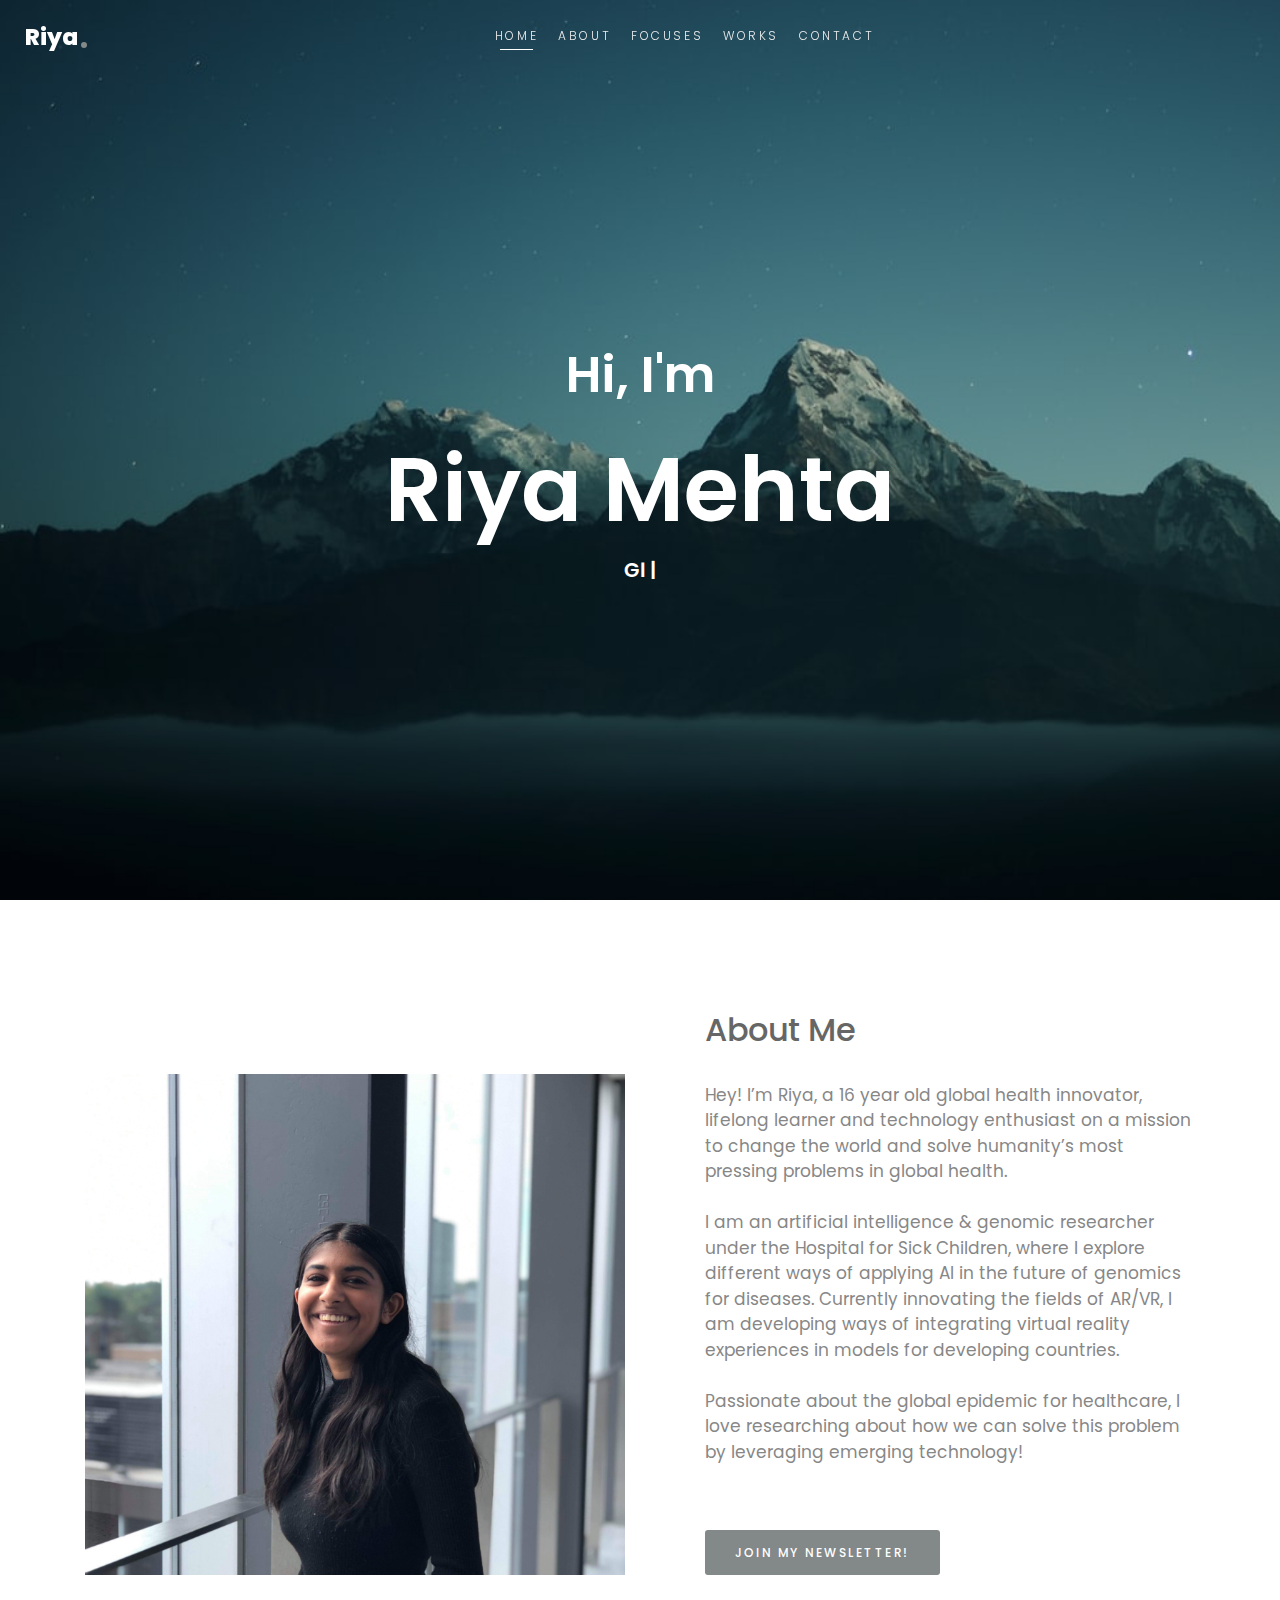
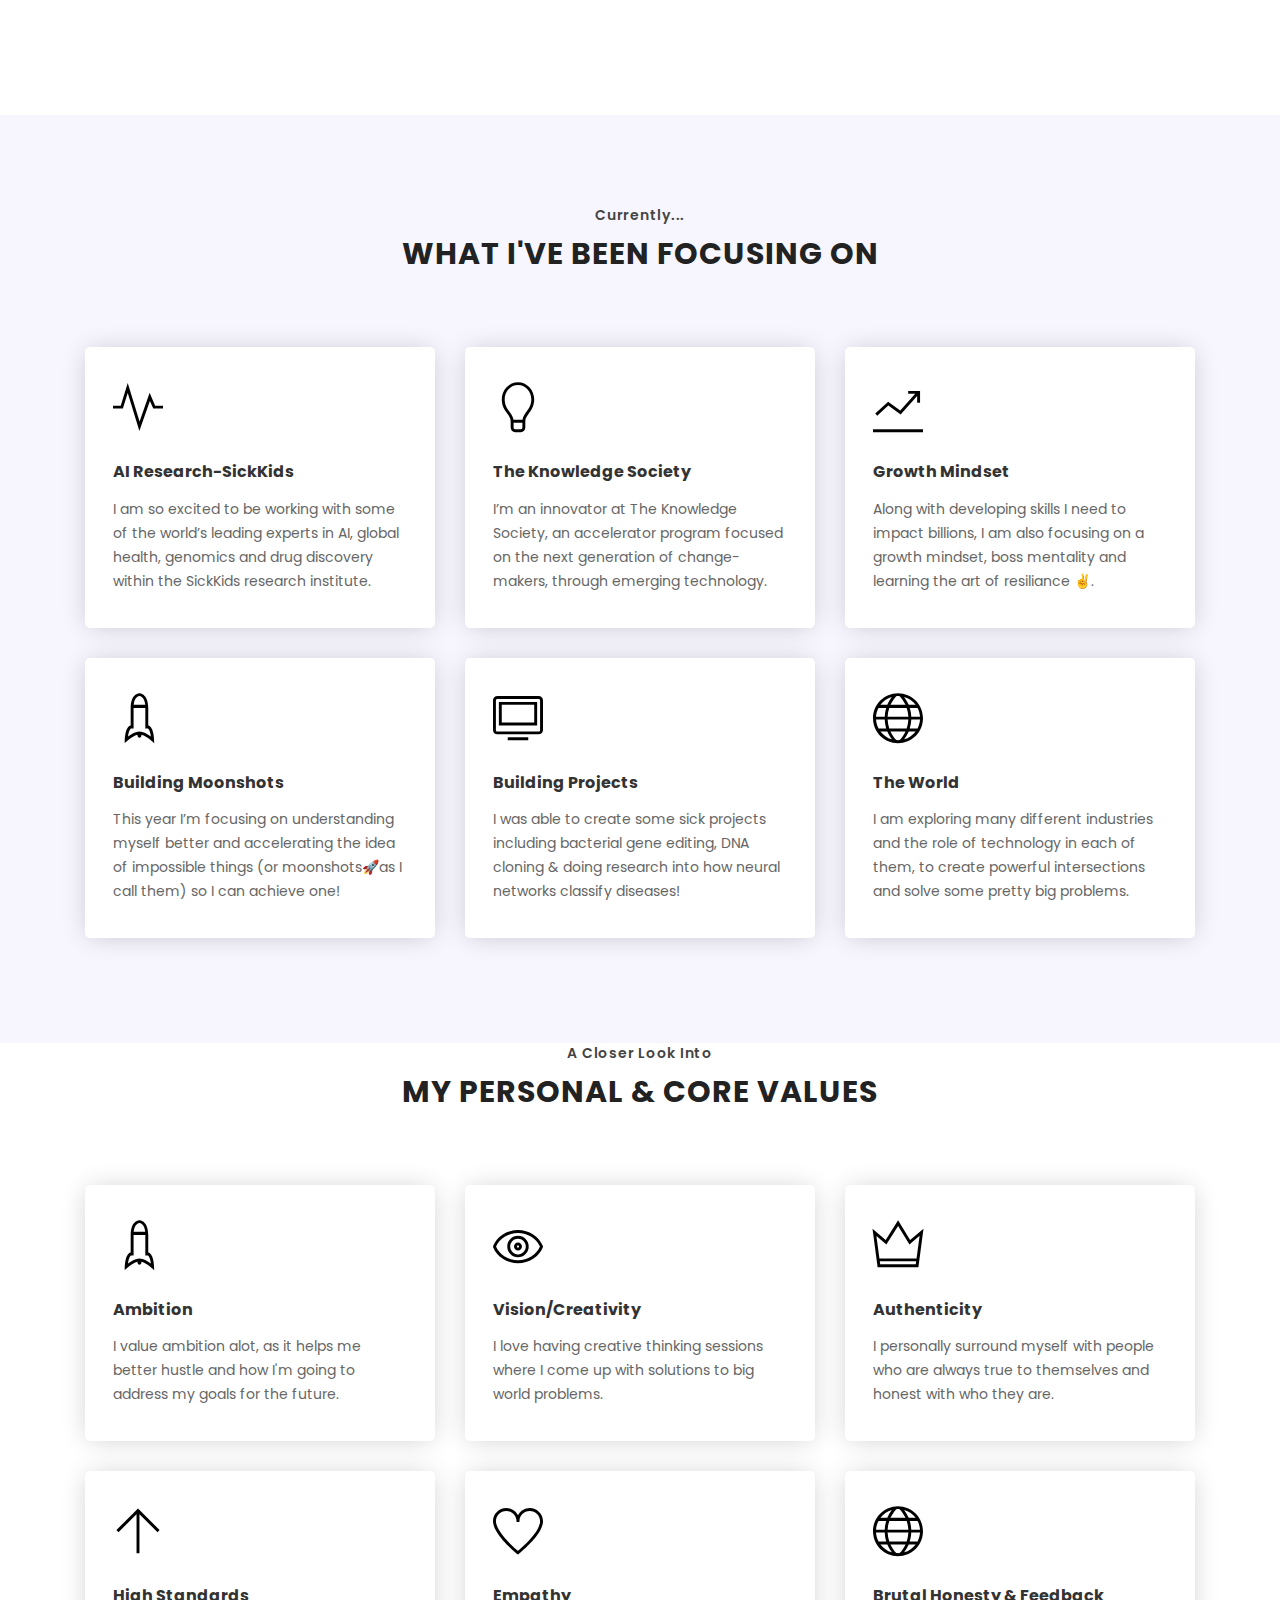
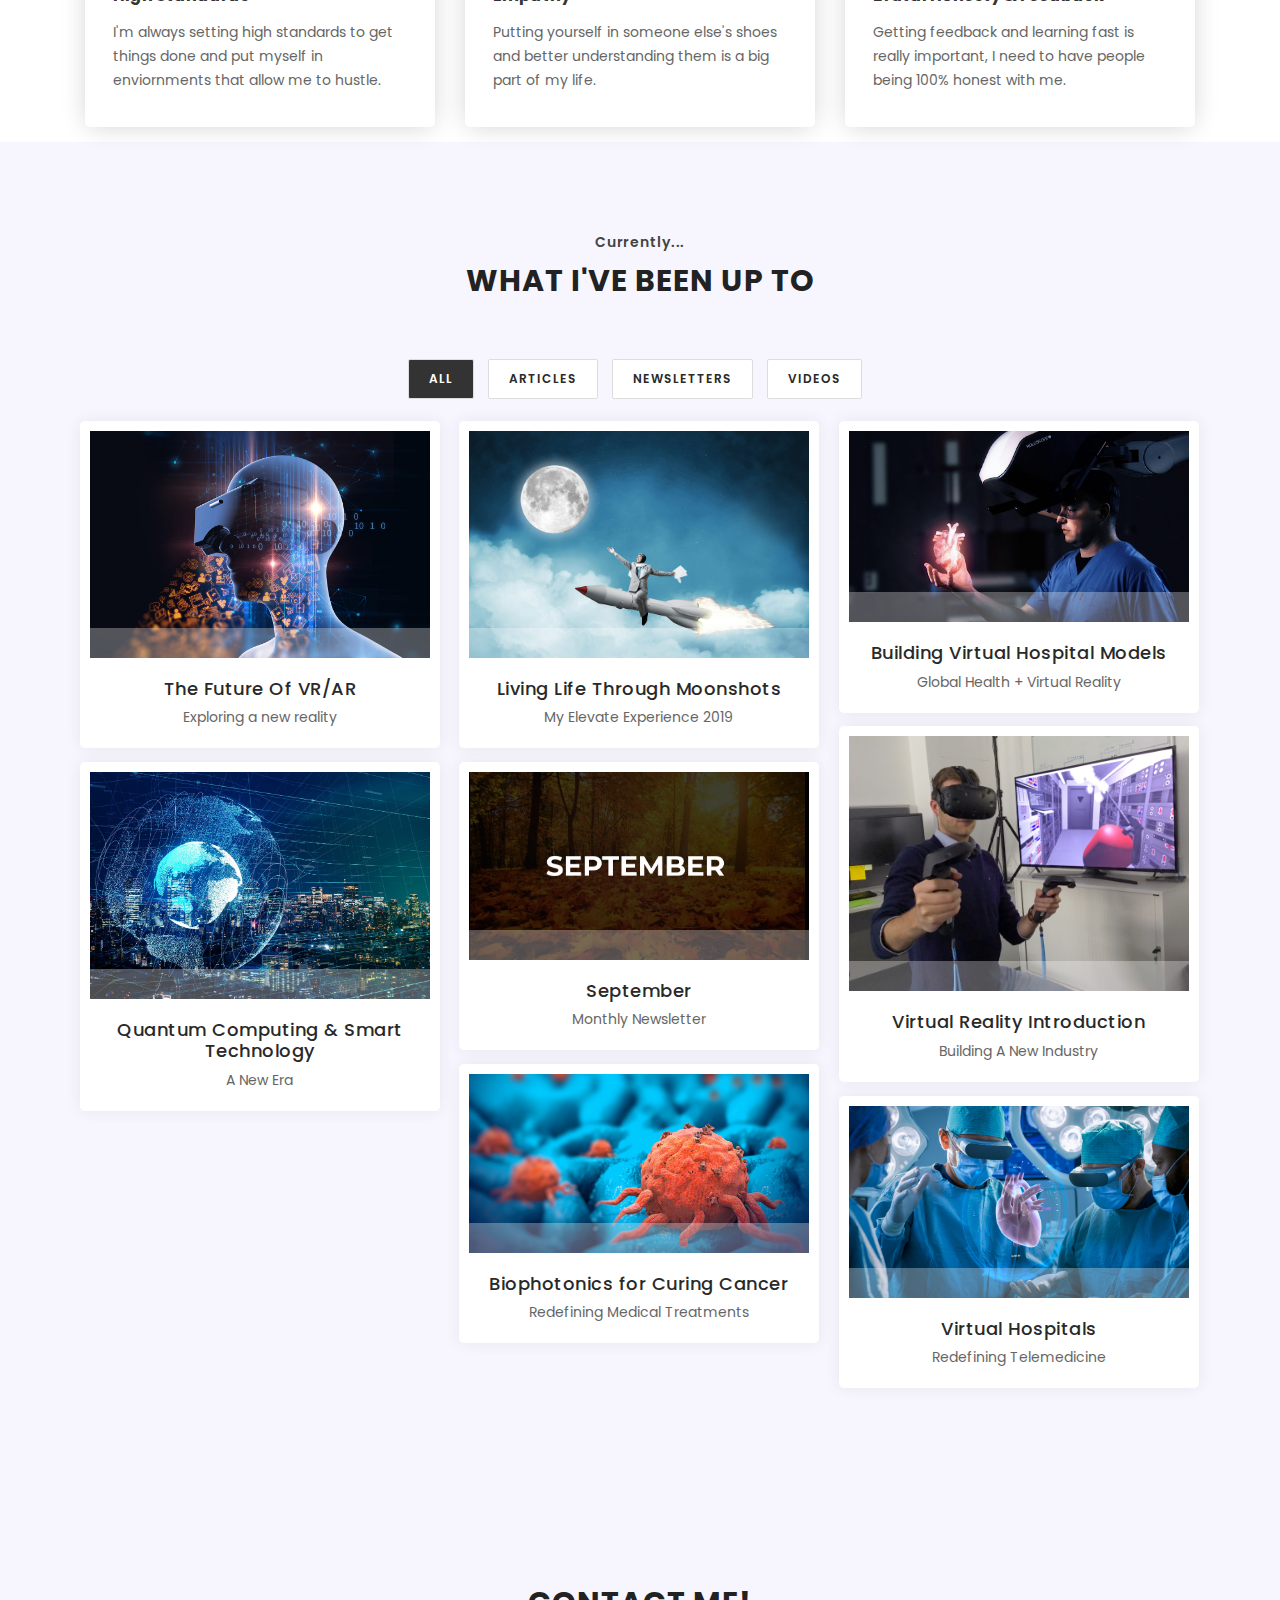
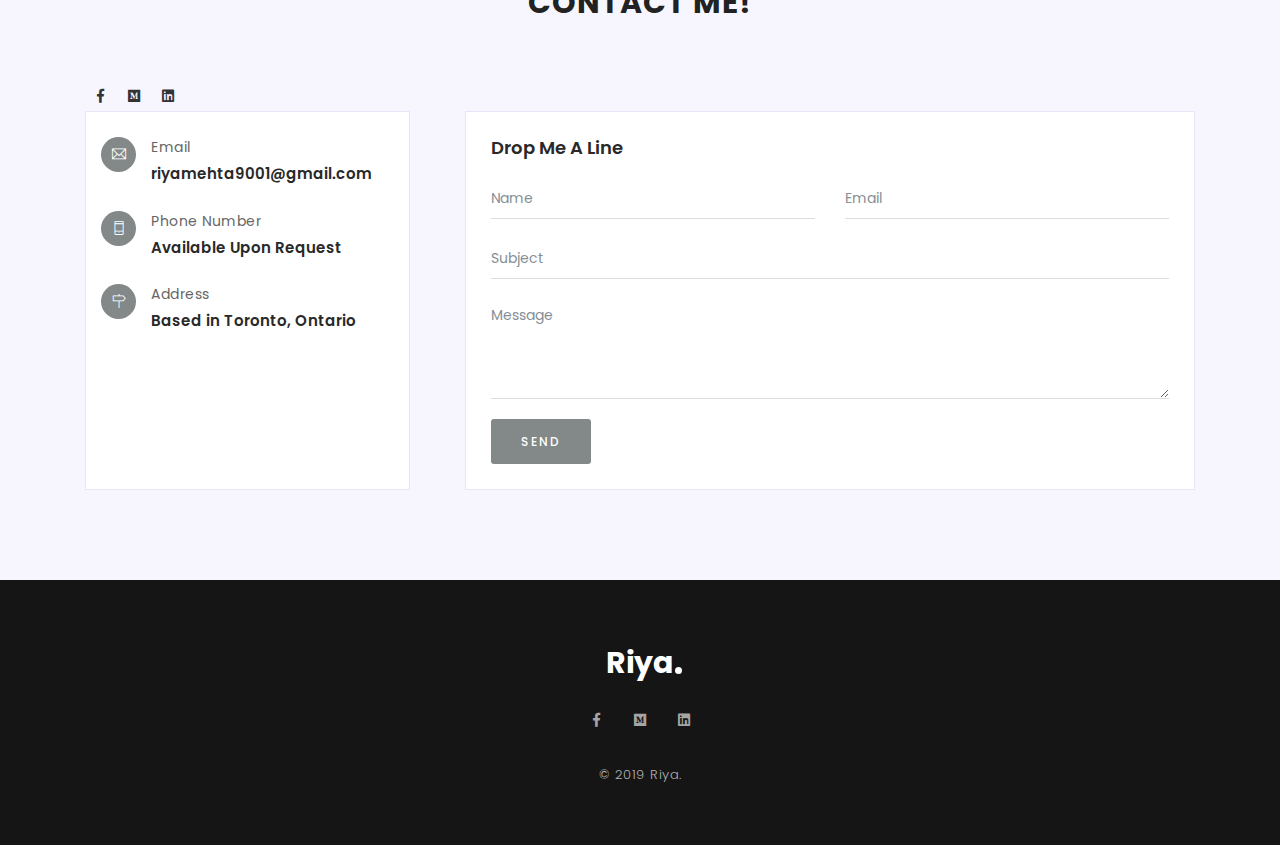
<file: index.html>
<!DOCTYPE html>
<html lang="en">

<head>
  <meta charset="utf-8">
  <meta http-equiv="X-UA-Compatible" content="IE=edge">
  <meta name="viewport" content="width=device-width, initial-scale=1, shrink-to-fit=no">
  <!--
  ========================================================================
  EXCLUSIVE ON themeforest.net
  ~~~~~~~~~~~~~~~~~~~~~~~~~~~~~~~~~~~~~~~~~~~~~~~~~~~~~~~~~~~~~~~~~~~~~~~~
  Template Name   : Keira
  Author          : ThemePaa
  ~~~~~~~~~~~~~~~~~~~~~~~~~~~~~~~~~~~~~~~~~~~~~~~~~~~~~~~~~~~~~~~~~~~~~~~~
  Copyright (c) 2018 - ThemePaa
  ========================================================================
  -->
  <!-- Page Title -->
  <title>Riya Mehta</title>
  <!-- / -->

  <!---Font Icon-->
  <link href="static/plugin/font-awesome/css/fontawesome-all.min.css" rel="stylesheet">
  <link href="static/plugin/themify-icons/themify-icons.css" rel="stylesheet">
  <!-- / -->

  <!-- Plugin CSS -->
  <link href="static/plugin/bootstrap/css/bootstrap.min.css" rel="stylesheet">
  <link href="static/plugin/owl-carousel/css/owl.carousel.min.css" rel="stylesheet">
  <link href="static/plugin/magnific/magnific-popup.css" rel="stylesheet">
  <!-- / -->

  <!-- Theme Style -->
  <link href="static/css/styles.css" rel="stylesheet">
  <link href="static/css/color/default.css" rel="stylesheet" id="color_theme">
  <!-- / -->

  <!-- Favicon -->
  <link rel="icon" href="favicon.ico" />
  <!-- / -->
</head>

<!-- Body Start -->
<body data-spy="scroll" data-target="#navbarKeira" data-offset="98">

  <!-- Loader -->
  <div id="loading">
    <div class="load-circle"><span class="one"></span></div>
  </div>
  <!--  Loader End -->

  <!-- Header -->
  <header>
    <nav class="navbar header-nav-01 fixed-top navbar-expand-lg">
      <div class="container-fluid">
        <!-- Brand -->
        <a class="navbar-brand" href="#">Riya<span class="theme-bg"></span></a>
        <!-- / -->

        <!-- Mobile Toggle -->
        <button class="navbar-toggler" type="button" data-toggle="collapse" data-target="#navbarKeira" aria-controls="navbarKeira" aria-expanded="false" aria-label="Toggle navigation">
            <span></span>
            <span></span>
            <span></span>
        </button>
        <!-- / -->

        <!-- Top Menu -->
        <div class="collapse navbar-collapse justify-content-end" id="navbarKeira">
          <ul class="navbar-nav m-auto">
            <li><a class="nav-link active" href="#home">Home</a></li>
            <li><a class="nav-link" href="#aboutus">About</a></li>
            <li><a class="nav-link" href="#services">Focuses</a></li>
            <li><a class="nav-link" href="#portfolio">Works</a></li>           
            <li><a class="nav-link" href="#contact">Contact</a></li>
          </ul>
      
        </div>
        <!-- / -->

      </div><!-- Container -->
    </nav> <!-- Navbar -->
  </header>
  <!-- Header End -->
  
  <!-- main -->
  <main>

    <!-- Home Banner -->
    <section id="home" class="home-banner-01 bg-no-repeat bg-cover bg-fixed home-bg" style="background-image: url(static/img/mountain.jpg);">
      <div id="particles-box"></div>       
      <div class="container">
        <div class="row full-screen align-items-center">
          <div class="col-12 col-md-12 text-center">
            <div class="home-text">
              <h4><p style = "font-size:50px">Hi, I'm</p></h4>
              <h5 class="font-alt">Riya Mehta </h5>
              <p><span id="type-it"></span></p>
              <div class="btn-bar">
          
              </div> 
            </div> <!-- home-text-center -->
          </div> <!-- col -->
        </div> <!-- row -->
      </div>
    </section>
    <!-- Home Banner End -->

    <!-- About us -->
    <section id="aboutus" class="section aboutus-section">
    
      <div class="container">
        <!-- Title -->
        <div class="row align-items-end">
          <div class="col-md-6 text-center">
            <img src="static/img/20190921_171754.jpg" title="" alt="" style="position: relative; top: -50px;"/>
          </div>
          <div class="col-md-6">
            <div class="aboutus-text">
              <span class="font-alt"></span>
              <h2 lass="font-alt">About Me</h2><p style="font-size: 17px">
              <br>Hey! I’m Riya, a 16 year old global health innovator, lifelong learner and technology enthusiast on a mission to change the world and solve humanity’s most pressing problems in global health.</b>
                <br>
                <br>I am an artificial intelligence & genomic researcher under the Hospital for Sick Children, where I explore different ways of applying AI in the future of genomics for diseases. Currently innovating the fields of AR/VR, I am developing ways of integrating virtual reality experiences in models for developing countries.</b>
                <br>
                <br> Passionate about the global epidemic for healthcare, I love researching about how we can solve this problem by leveraging emerging technology!</b>
                <div class="counter-box">
                <div class="row">
                  
                </div> <!-- row -->
              </div> <!-- counter-box -->
              </p>
              <div class="about-action">
                <a href="#contact" class="m-btn m-btn-theme">
                  Join My Newsletter!
                </a>
              </div>
            </div>
          </div>
        </div>
        <!-- / -->

      </div> <!-- container -->
    </section>
    <!-- About us End -->


    <!-- Services End -->
    <section id="services" class="section services-section gray-bg">
      
      <div class="container">
        <div class="row">
          <div class="col-12">
            <div class="section-title-01">
              <span class="font-alt">Currently...</span>
              <h3 class="font-alt">What I've Been Focusing On</h3>
            </div>
          </div> <!-- col -->
        </div> <!-- row -->

        <div class="row">
          <div class="col-12 col-md-6 col-lg-4">
            <div class="feature-box-02">
              <i class="icon theme-bg ti-pulse"></i>
              <div class="feature-content">
                <h5>AI Research-SickKids</h5>
                <p> I am so excited to be working with some of the world’s leading experts in AI, global health, genomics and drug discovery within the SickKids research institute. 

               </p>
                
              </div>
            </div> <!-- feature-box-02 -->
          </div> <!-- col -->

          <div class="col-12 col-md-6 col-lg-4">
            <div class="feature-box-02">
              <i class="icon theme-bg ti-light-bulb"></i>
              <div class="feature-content">
                <h5>The Knowledge Society</h5>
                <p>I’m an innovator at The Knowledge Society, an accelerator program focused on the next generation of change-makers, through emerging technology. 

                
              </div>
            </div> <!-- feature-box-02 -->
          </div> <!-- col -->

          <div class="col-12 col-md-6 col-lg-4">
            <div class="feature-box-02">
              <i class="icon theme-bg ti-stats-up"></i>
              <div class="feature-content">
                <h5>Growth Mindset</h5>
                <p>Along with developing skills I need to impact billions, I am also focusing on a growth mindset, boss mentality and learning the art of resiliance ✌️.</p>
                <p> 
              </div>
            </div> <!-- feature-box-02 -->
          </div> <!-- col -->

          <div class="col-12 col-md-6 col-lg-4">
            <div class="feature-box-02">
              <i class="icon theme-bg ti-rocket"></i>
              <div class="feature-content">
                <h5>Building Moonshots</h5>
                <p>This year I’m focusing on understanding myself better and accelerating the idea of impossible things (or moonshots🚀as I call them) so I can achieve one! </p>
                
              </div>
            </div> <!-- feature-box-02 -->
          </div> <!-- col -->

          <div class="col-12 col-md-6 col-lg-4">
            <div class="feature-box-02">
              <i class="icon theme-bg ti-desktop"></i>
              <div class="feature-content">
                <h5>Building Projects</h5>
                <p>I was able to create some sick projects including bacterial gene editing, DNA cloning & doing research into how neural networks classify diseases!</p>
                
              </div>
            </div> <!-- feature-box-02 -->
          </div> <!-- col -->

          <div class="col-12 col-md-6 col-lg-4">
            <div class="feature-box-02">
              <i class="icon theme-bg ti-world"></i>
              <div class="feature-content">
                <h5>The World</h5>
                <p>I am exploring many different industries and the role of technology in each of them, to create powerful intersections and solve some pretty big problems.</p>
                
              </div>
            </div> <!-- feature-box -->
          </div> <!-- col -->

        </div>
      </div> <!-- container -->
    </section>

   <div class="container">
        <div class="row">
          <div class="col-12">
            <div class="section-title-01">
              <span class="font-alt">A Closer Look Into</span>
              <h3 class="font-alt">My Personal & Core Values</h3>
            </div>
          </div> <!-- col -->
        </div> <!-- row -->  
     
     <div class="row">
          <div class="col-12 col-md-6 col-lg-4">
            <div class="feature-box-02">
              <i class="icon theme-bg ti-rocket"></i>
              <div class="feature-content">
                <h5>Ambition</h5>
                <p>I value ambition alot, as it helps me better hustle and how I'm going to address my goals for the future.

               </p>
                
              </div>
            </div> <!-- feature-box-02 -->
          </div> <!-- col -->

          <div class="col-12 col-md-6 col-lg-4">
            <div class="feature-box-02">
              <i class="icon theme-bg ti-eye"></i>
              <div class="feature-content">
                <h5>Vision/Creativity</h5>
                <p>I love having creative thinking sessions where I come up with solutions to big world problems.

                
              </div>
            </div> <!-- feature-box-02 -->
          </div> <!-- col -->

          <div class="col-12 col-md-6 col-lg-4">
            <div class="feature-box-02">
              <i class="icon theme-bg ti-crown"></i>
              <div class="feature-content">
                <h5>Authenticity</h5>
                <p>I personally surround myself with people who are always true to themselves and honest with who they are.</p>
                <p> 
              </div>
            </div> <!-- feature-box-02 -->
          </div> <!-- col -->

          <div class="col-12 col-md-6 col-lg-4">
            <div class="feature-box-02">
              <i class="icon theme-bg ti-arrow-up"></i>
              <div class="feature-content">
                <h5>High Standards</h5>
                <p>I'm always setting high standards to get things done and put myself in enviornments that allow me to hustle.</p>
                
              </div>
            </div> <!-- feature-box-02 -->
          </div> <!-- col -->

          <div class="col-12 col-md-6 col-lg-4">
            <div class="feature-box-02">
              <i class="icon theme-bg ti-heart"></i>
              <div class="feature-content">
                <h5>Empathy</h5>
                <p>Putting yourself in someone else's shoes and better understanding them is a big part of my life.</p>
                
              </div>
            </div> <!-- feature-box-02 -->
          </div> <!-- col -->

          <div class="col-12 col-md-6 col-lg-4">
            <div class="feature-box-02">
              <i class="icon theme-bg ti-world"></i>
              <div class="feature-content">
                 <h5>Brutal Honesty & Feedback</h5>
                <p>Getting feedback and learning fast is really important, I need to have people being 100% honest with me.</p>
                
              </div>
            </div> <!-- feature-box -->
          </div> <!-- col -->

        </div>
      </div> <!-- container -->
    </section>
         
    <!-- Portfolio -->
    <section id="portfolio" class="section portfolio-section-01 gray-bg">
      
      <div class="container">
        <div class="row">
          <div class="col-12">
            <div class="section-title-01">
              <span class="font-alt">Currently...</span>
              <h3 class="font-alt">What I've Been Up To</h3>
            </div>
          </div> <!-- col -->
        </div> <!-- row -->

        <div class="portfolio-filter m-30px-b">
          <ul class="filter">
            <li class="active" data-filter="*">All</li>
            <li data-filter=".photoshop">Articles</li>
            <li data-filter=".website">Newsletters</li>
            <li data-filter=".apps">Videos</li>
          </ul>
        </div> <!-- Portfolio Filter -->

        <div class="portfolio-content">
          <ul class="portfolio-cols portfolio-cols-3">
            <li class="portfolio-item photoshop">
              <div class="portfolio-col portfolio-hover-01">
                <div class="portfolio-img">
                  <a href="https://medium.com/@riyamehta9001/lets-explore-a-new-reality-the-future-of-vr-ar-9f73ed38364d" target="_blank">
                    <img src="static/img/augmented_reality_ar_virtual_reality_vr_mobile_apps_thinkstock_648467092_3x2-100746895-large (1).jpg" title="" alt="">
                  </a>
                  <div class="hover">
                      <div class="action-btn">

                        
                      </div> <!-- Video Btn -->
                  </div> <!-- Hover -->
                </div>

                <div class="portfolio-info">
                  <h5>The Future Of VR/AR</h5>
                  <span>Exploring a new reality</span>
                </div>
              </div> <!-- Portfolio -->
            </li> <!-- col -->

            <li class="portfolio-item photoshop">
              <div class="portfolio-col portfolio-hover-01">
                <div class="portfolio-img">
                  <a href="https://medium.com/@riyamehta9001/living-life-through-moonshots-my-experience-at-elevate-2019-1c9598c8dbe2" target="_blank">
                    <img src="static/img/capital-campaign-moonshot.jpg" title="" alt="">
                  </a>
                  <div class="hover">
                      <div class="action-btn">
                       
                        
                        
                      </div> <!-- Video Btn -->
                  </div> <!-- Hover -->
                </div>

                <div class="portfolio-info">
                  <h5>Living Life Through Moonshots</h5>
                  <span>My Elevate Experience 2019</span>
                </div>
              </div> <!-- Portfolio -->
            </li> <!-- col -->
           
            <li class="portfolio-item apps">
              <div class="portfolio-col portfolio-hover-01">
                <div class="portfolio-img">
                  <a href="https://www.youtube.com/watch?v=1kFwkhz4JJQ&t=3s"target="_blank">
                    <img src="static/img/VR hospitals.png" title="" alt="">
                  </a>
                  <div class="hover">
                      <div class="action-btn">
                       
                      </div> <!-- Video Btn -->
                  </div> <!-- Hover -->
                </div>

                <div class="portfolio-info">
                  <h5>Building Virtual Hospital Models</h5>
                  <span>Global Health + Virtual Reality</span>
                </div>
              </div> <!-- Portfolio -->
            </li> <!-- col -->

            <li class="portfolio-item apps">
              <div class="portfolio-col portfolio-hover-01">
                <div class="portfolio-img">
                  <a href="https://www.youtube.com/watch?v=lu8Bz4EReS8&t=3s"target="_blank">
                    <img src="static/img/Reality_check_ESA384313.jpg" title="" alt="">
                  </a>
                  <div class="hover">
                      <div class="action-btn">
                       
                      </div> <!-- Video Btn -->
                  </div> <!-- Hover -->
                </div>

                <div class="portfolio-info">
                  <h5>Virtual Reality Introduction</h5>
                  <span>Building A New Industry</span>
                </div>
              </div> <!-- Portfolio -->
            </li> <!-- col -->

            <li class="portfolio-item photoshop photoshop">
              <div class="portfolio-col portfolio-hover-01">
                <div class="portfolio-img">
                  <a href="https://medium.com/@riyamehta9001/merging-technological-phenomena-the-era-of-quantum-computing-and-smart-technology-1ef8aaa5e30c" target="_blank">
                    <img src="static/img/1_eD18fPAO4W6RHrG8evL19w.jpeg" title="" alt="">
                  </a>
                  <div class="hover">
                      <div class="action-btn">
                        
                        </a>
                      </div> <!-- Video Btn -->
                  </div> <!-- Hover -->
                </div>

                <div class="portfolio-info">
                  <h5>Quantum Computing & Smart Technology</h5>
                  <span>A New Era</span>
                </div>
              </div> <!-- Portfolio -->
            </li> <!-- col -->

            <li class="portfolio-item website">
              <div class="portfolio-col portfolio-hover-01">
                <div class="portfolio-img">
                  <a href="https://mailchi.mp/7266a2cc48fc/riyas-september-newsletter-2019" target="_blank">
                    <img src="static/img/september.jpg" title="" alt="">
                  </a>
                  <div class="hover">
                      <div class="action-btn">
                       
                        </a>
                      </div> <!-- Video Btn -->
                  </div> <!-- Hover -->
                </div>   

                <div class="portfolio-info">
                  <h5>September</h5>
                  <span>Monthly Newsletter</span>
                </div>
              </div> <!-- Portfolio -->
            </li> <!-- col -->

            <li class="portfolio-item photoshop">
              <div class="portfolio-col portfolio-hover-01">
                <div class="portfolio-img">
                  <a href="https://medium.com/biotech-ly/biophotonics-to-cure-cancer-redefining-medical-treatments-552991bcaa2" target="_blank">
                    <img src="static/img/1_7Kvym1uXYjSYjmef4h1Y0A.jpeg" title="" alt="">
                  </a>
                  <div class="hover">
                      <div class="action-btn">
                        
                        </a>
                      </div> <!-- Video Btn -->
                  </div> <!-- Hover -->
                </div>

                <div class="portfolio-info">
                  <h5>Biophotonics for Curing Cancer</h5>
                  <span>Redefining Medical Treatments</span>
                </div>
              </div> <!-- Portfolio -->
            </li> <!-- col -->    

        <li class="portfolio-item website">
              <div class="portfolio-col portfolio-hover-01">
                <div class="portfolio-img">
                  <a href="lol" target="_blank">
                    <img src="static/img/medicine.jpg" title="" alt="">
                  </a>
                  <div class="hover">
                      <div class="action-btn">
                       
                        </a>
                      </div> <!-- Video Btn -->
                  </div> <!-- Hover -->
                </div>   

                <div class="portfolio-info">
                  <h5>Virtual Hospitals</h5>
                  <span>Redefining Telemedicine</span>
                </div>
              </div> <!-- Portfolio -->
            </li> <!-- col -->    
            
          </ul> <!-- row -->
        </div> <!-- portfolio content -->

      </div>
    </section>
    <!-- Portfolio End -->


    <!-- Testimonial End -->
   
    <!-- Contact us -->
    <section id="contact" class="section gray-bg">
      
      <div class="container">
        <div class="row">
          <div class="col-12">
            <div class="section-title-01">
              <span class="font-alt"></span>
              <h3 class="font-alt">Contact Me!</h3>
            </div>
          </div>
        </div> <!-- row -->
        <ul class="social-icons">
          <li><a href="https://www.facebook.com/profile.php?id=100011015470625" target = _blank><i class="fab fa-facebook-f"></i></a></li>
          <li><a href="https://medium.com/@riyamehta9001" target = _blank ><i class="fab fa-medium"></i></a></li>
          <li><a href="https://www.linkedin.com/in/riya-mehta-54b540165/" target = _blank><i class="fab fa-linkedin"></i></a></li>
      </ul>
        <div class="row">
      <div class="col-md-12 col-lg-4">
        <div class="contact-info">
          <div class="ci-row">
            <i class="theme-bg ti-email"></i>
            <label>Email</label>
            <span>riyamehta9001@gmail.com</span>
              </div>
              <div class="ci-row">
                <i class="theme-bg ti-mobile"></i>
                <label>Phone Number</label>
                <span>Available Upon Request</span>
              </div>
              <div class="ci-row">
                <i class="theme-bg ti-direction"></i>
                <label>Address</label>
                <span> Based in Toronto, Ontario</span>
              </div>
            </div>
      </div>
      <div class="col-md-12 col-lg-8">
        <div class="contact-form">
                <h2>Drop Me A Line</h2>
                <form>
                  <div class="row">
                    <div class="col-md-6">
                      <div class="form-group">
                        <input name="Phone" placeholder="Name" class="form-control" type="text">
                        <span class="input-focus-effect"></span>
                      </div>
                    </div>
                    <div class="col-md-6">
                      <div class="form-group">
                        <input name="Email" placeholder="Email" class="form-control" type="email">
                        <span class="input-focus-effect"></span>
                      </div>
                    </div>
                    <div class="col-md-12">
                      <div class="form-group">
                        <input name="Subject" placeholder="Subject" class="form-control" type="text">
                        <span class="input-focus-effect"></span>
                      </div>
                    </div>
                    <div class="col-md-12">
                      <div class="form-group">
                        <textarea name="comment" placeholder="Message" rows="3" class="form-control"></textarea>
                        <span class="input-focus-effect"></span>
                      </div>
                    </div>
                    <div class="col-md-12">
                      <div class="send">
                        <button class="m-btn m-btn-theme"><i class="fa fa-envelope-o" aria-hidden="true"></i>Send</button>
                      </div>
                      </div>
                    </div>
                </form>
            </div>
      </div>
    </div>

      </div>
    </section>
    <!-- Contact us End -->


    
  </main>
  <!-- Main End -->

  <!-- Footer -->
  <footer class="footer">
      <div class="container">
          <div class="footer-logo">
            <span>Riya <span></span></span>
          </div>
          <ul class="social-icons">
              <li><a href="https://www.facebook.com/profile.php?id=100011015470625" target = _blank><i class="fab fa-facebook-f"></i></a></li>
              <li><a href="https://medium.com/@riyamehta9001" target = _blank ><i class="fab fa-medium"></i></a></li>
              <li><a href="https://www.linkedin.com/in/riya-mehta-54b540165/" target = _blank><i class="fab fa-linkedin"></i></a></li>
          </ul>
          <p class="copyright">© 2019 Riya.</p>
      </div>
  </footer>
  <!-- Footer End -->


  <!-- jQuery -->
  <script src="static/js/jquery-3.2.1.min.js"></script>
  <script src="static/js/jquery-migrate-3.0.0.min.js"></script>

  <!-- Plugins -->
  <script src="static/plugin/bootstrap/js/popper.min.js"></script>
  <script src="static/plugin/bootstrap/js/bootstrap.min.js"></script>
  <script src="static/plugin/owl-carousel/js/owl.carousel.min.js"></script>
  <script src="static/plugin/typeit-master/typeit.min.js"></script>
  <script src="static/plugin/isotope/isotope.pkgd.min.js"></script>
  <script src="static/plugin/magnific/jquery.magnific-popup.min.js"></script>
  <!-- custom -->
  <script src="static/js/custom.js"></script>

</body>
<!-- Body End -->

</html>
</file>
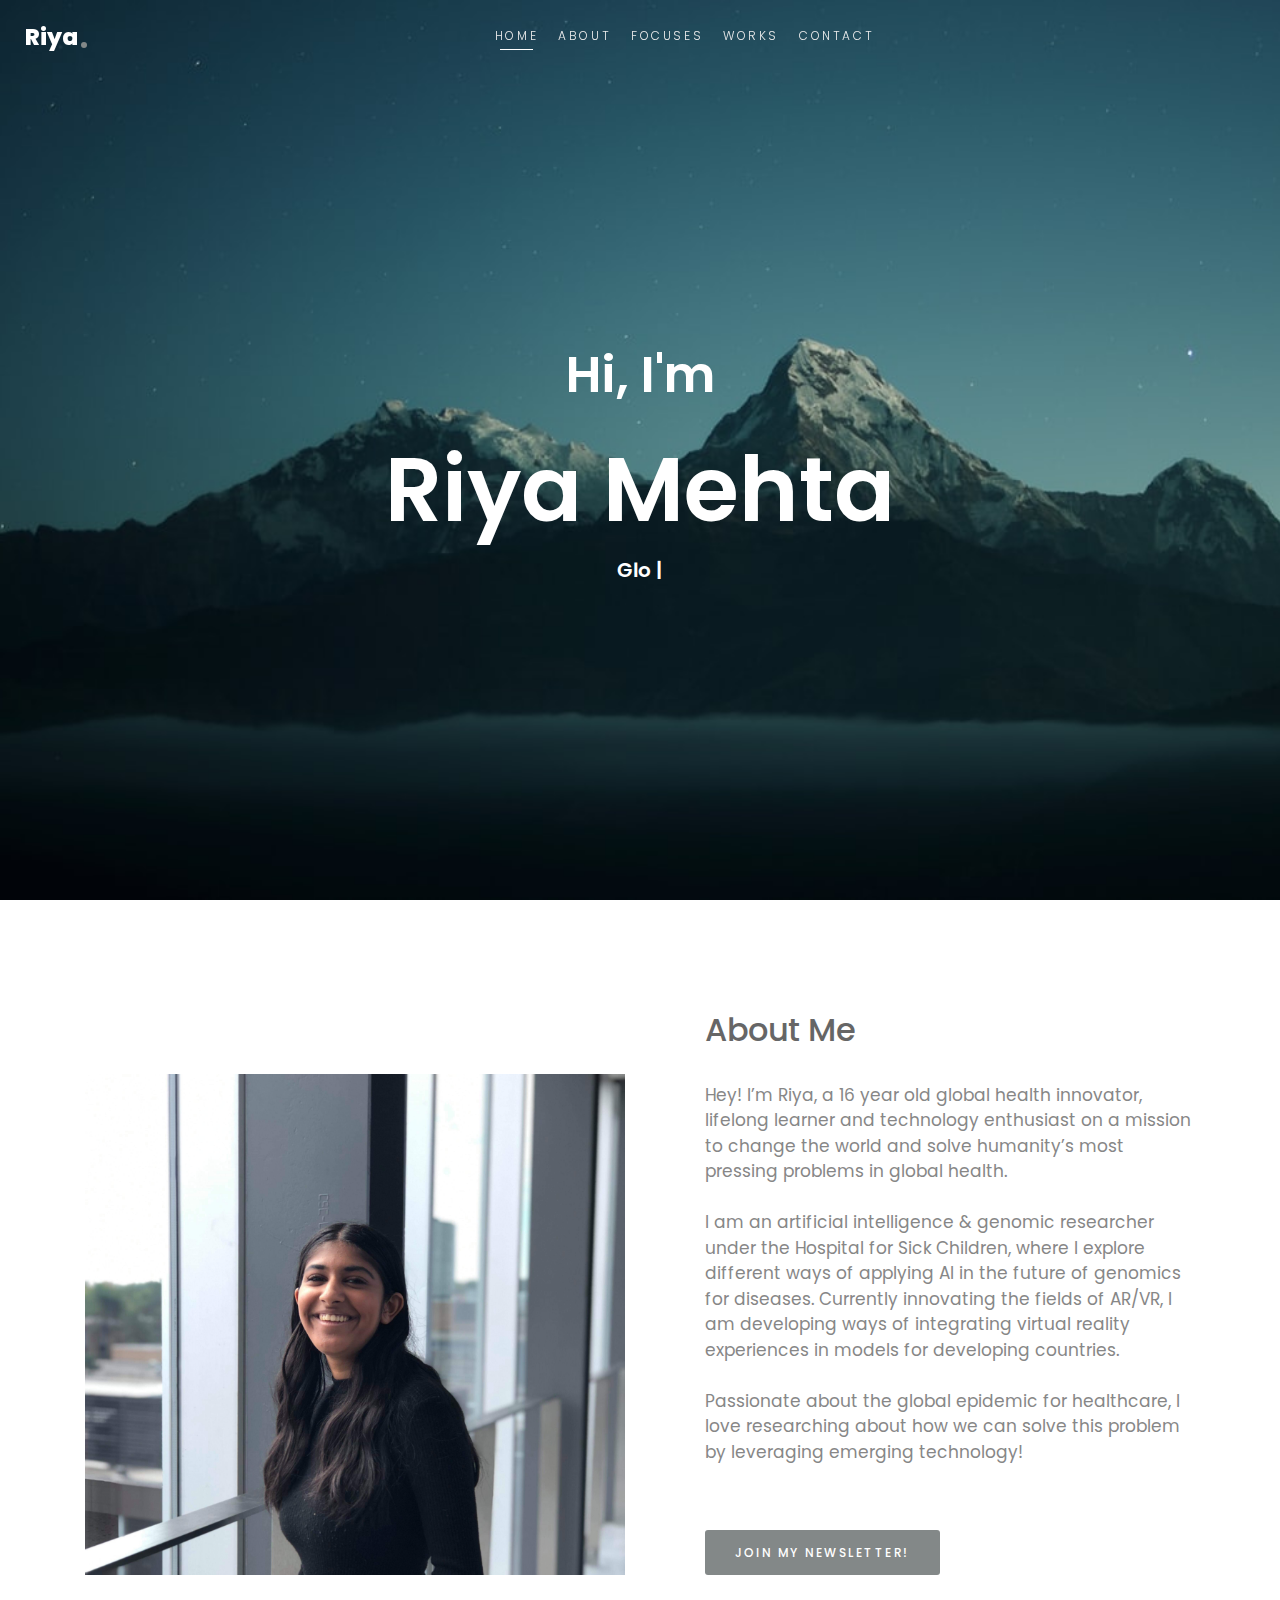
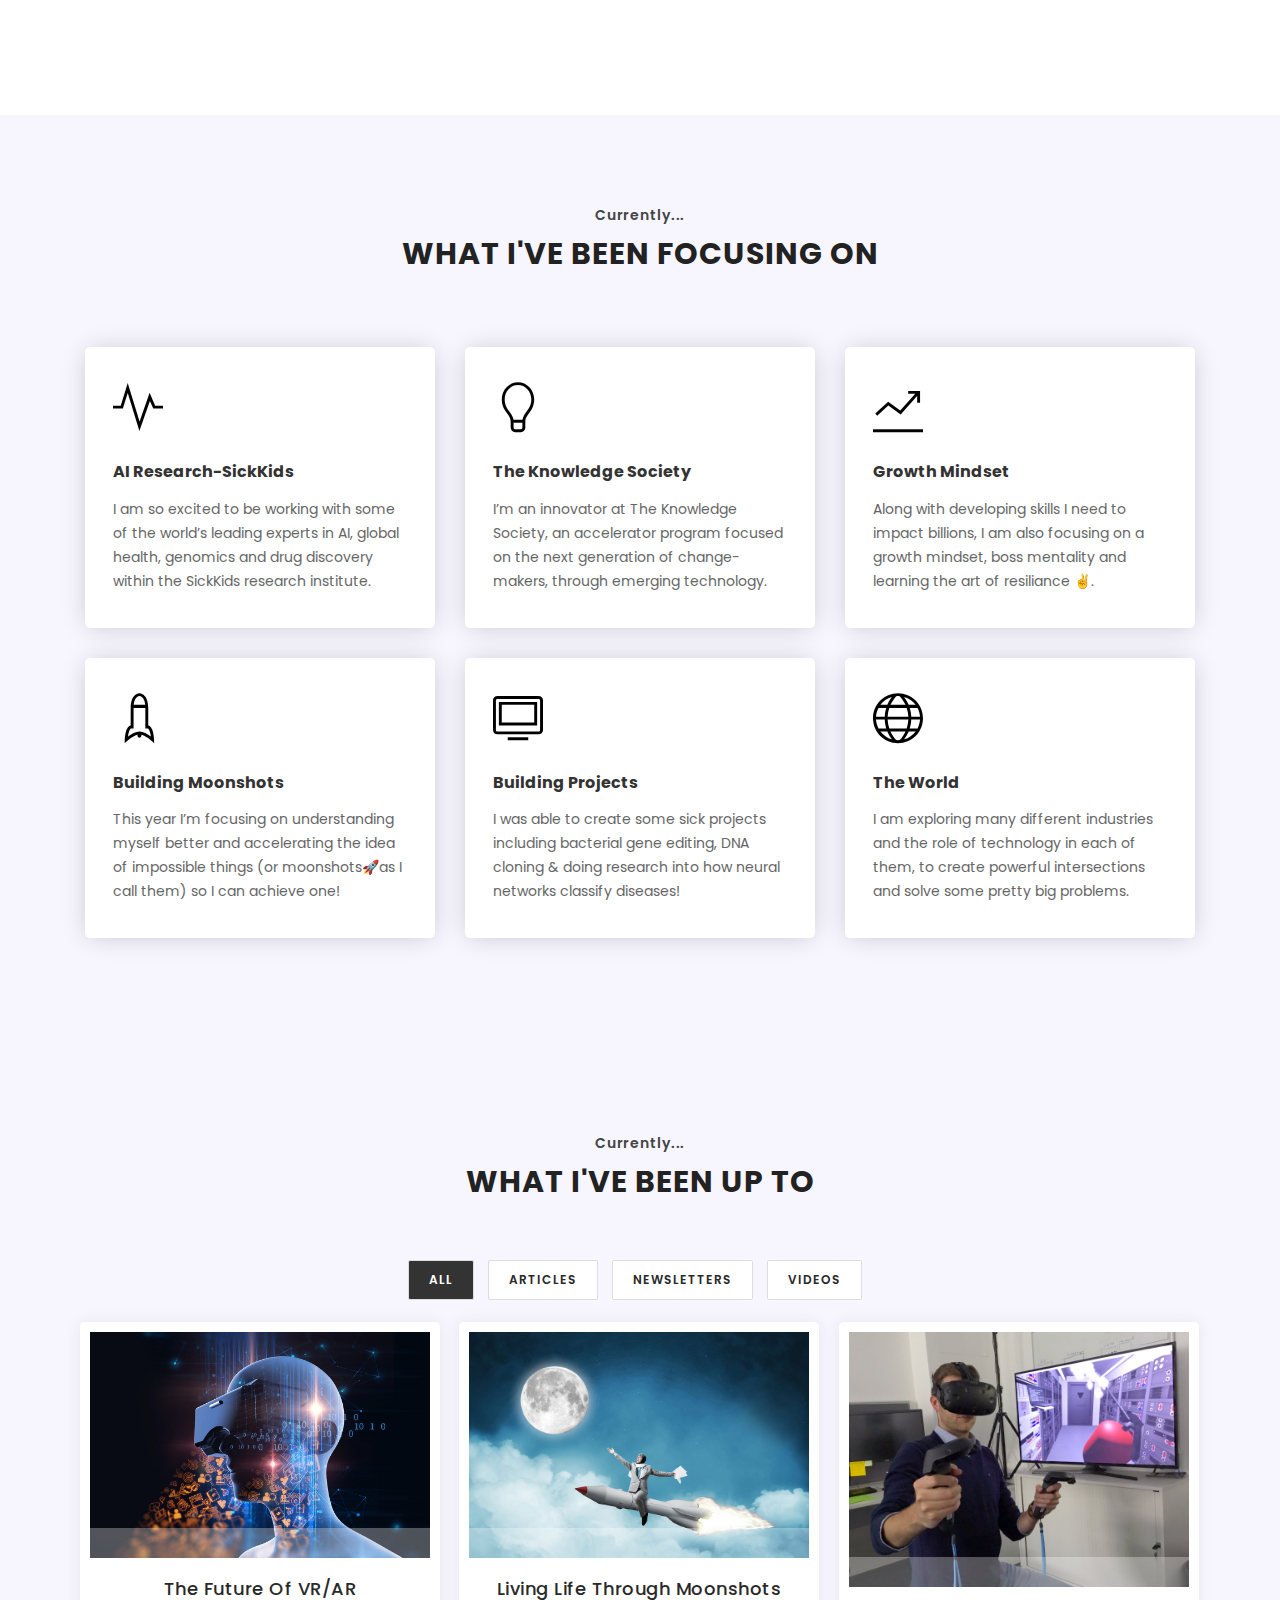
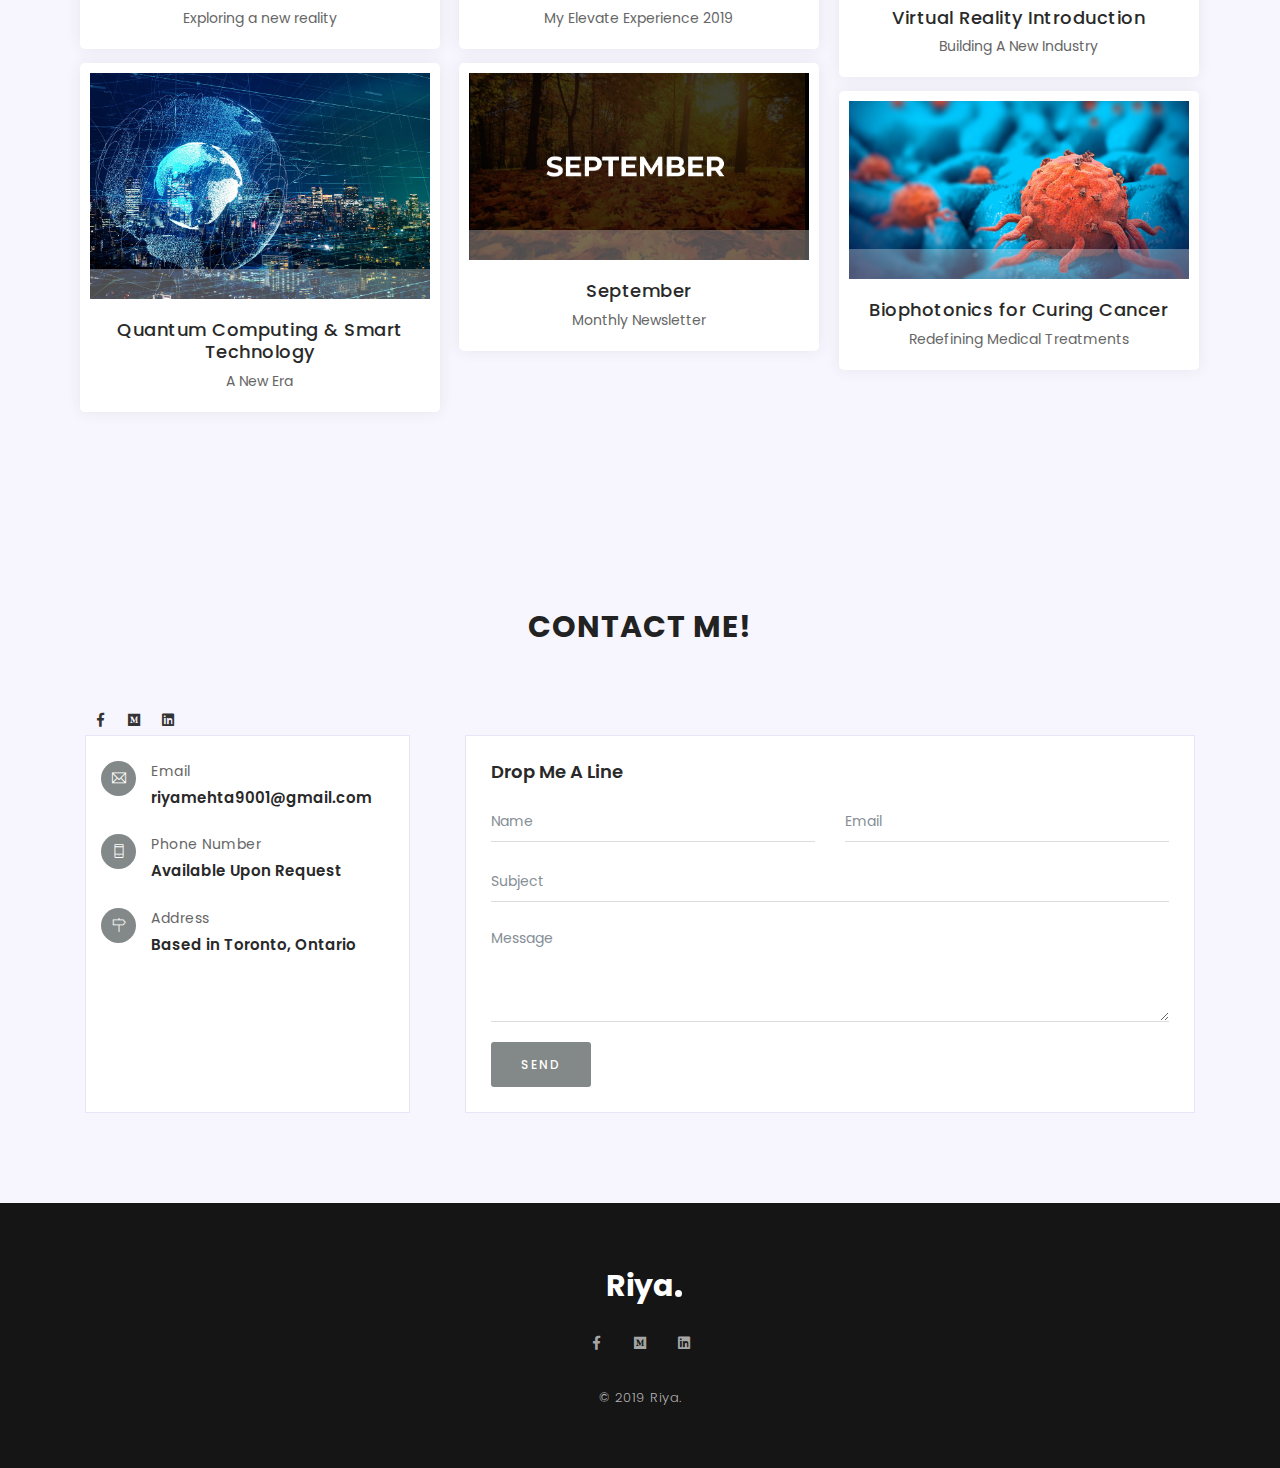
<file: index-01.html>
<!DOCTYPE html>
<html lang="en">

<head>
  <meta charset="utf-8">
  <meta http-equiv="X-UA-Compatible" content="IE=edge">
  <meta name="viewport" content="width=device-width, initial-scale=1, shrink-to-fit=no">
  <!--
  ========================================================================
  EXCLUSIVE ON themeforest.net
  ~~~~~~~~~~~~~~~~~~~~~~~~~~~~~~~~~~~~~~~~~~~~~~~~~~~~~~~~~~~~~~~~~~~~~~~~
  Template Name   : Keira
  Author          : ThemePaa
  ~~~~~~~~~~~~~~~~~~~~~~~~~~~~~~~~~~~~~~~~~~~~~~~~~~~~~~~~~~~~~~~~~~~~~~~~
  Copyright (c) 2018 - ThemePaa
  ========================================================================
  -->
  <!-- Page Title -->
  <title>Riya Mehta</title>
  <!-- / -->

  <!---Font Icon-->
  <link href="static/plugin/font-awesome/css/fontawesome-all.min.css" rel="stylesheet">
  <link href="static/plugin/themify-icons/themify-icons.css" rel="stylesheet">
  <!-- / -->

  <!-- Plugin CSS -->
  <link href="static/plugin/bootstrap/css/bootstrap.min.css" rel="stylesheet">
  <link href="static/plugin/owl-carousel/css/owl.carousel.min.css" rel="stylesheet">
  <link href="static/plugin/magnific/magnific-popup.css" rel="stylesheet">
  <!-- / -->

  <!-- Theme Style -->
  <link href="static/css/styles.css" rel="stylesheet">
  <link href="static/css/color/default.css" rel="stylesheet" id="color_theme">
  <!-- / -->

  <!-- Favicon -->
  <link rel="icon" href="favicon.ico" />
  <!-- / -->
</head>

<!-- Body Start -->
<body data-spy="scroll" data-target="#navbarKeira" data-offset="98">

  <!-- Loader -->
  <div id="loading">
    <div class="load-circle"><span class="one"></span></div>
  </div>
  <!--  Loader End -->

  <!-- Header -->
  <header>
    <nav class="navbar header-nav-01 fixed-top navbar-expand-lg">
      <div class="container-fluid">
        <!-- Brand -->
        <a class="navbar-brand" href="#">Riya<span class="theme-bg"></span></a>
        <!-- / -->

        <!-- Mobile Toggle -->
        <button class="navbar-toggler" type="button" data-toggle="collapse" data-target="#navbarKeira" aria-controls="navbarKeira" aria-expanded="false" aria-label="Toggle navigation">
            <span></span>
            <span></span>
            <span></span>
        </button>
        <!-- / -->

        <!-- Top Menu -->
        <div class="collapse navbar-collapse justify-content-end" id="navbarKeira">
          <ul class="navbar-nav m-auto">
            <li><a class="nav-link active" href="#home">Home</a></li>
            <li><a class="nav-link" href="#aboutus">About</a></li>
            <li><a class="nav-link" href="#services">Focuses</a></li>
            <li><a class="nav-link" href="#portfolio">Works</a></li>           
            <li><a class="nav-link" href="#contact">Contact</a></li>
          </ul>
      
        </div>
        <!-- / -->

      </div><!-- Container -->
    </nav> <!-- Navbar -->
  </header>
  <!-- Header End -->
  
  <!-- main -->
  <main>

    <!-- Home Banner -->
    <section id="home" class="home-banner-01 bg-no-repeat bg-cover bg-fixed home-bg" style="background-image: url(static/img/mountain.jpg);">
      <div id="particles-box"></div>       
      <div class="container">
        <div class="row full-screen align-items-center">
          <div class="col-12 col-md-12 text-center">
            <div class="home-text">
              <h4><p style = "font-size:50px">Hi, I'm</p></h4>
              <h5 class="font-alt">Riya Mehta </h5>
              <p><span id="type-it"></span></p>
              <div class="btn-bar">
          
              </div> 
            </div> <!-- home-text-center -->
          </div> <!-- col -->
        </div> <!-- row -->
      </div>
    </section>
    <!-- Home Banner End -->

    <!-- About us -->
    <section id="aboutus" class="section aboutus-section">
    
      <div class="container">
        <!-- Title -->
        <div class="row align-items-end">
          <div class="col-md-6 text-center">
            <img src="static/img/20190921_171754.jpg" title="" alt="" style="position: relative; top: -50px;"/>
          </div>
          <div class="col-md-6">
            <div class="aboutus-text">
              <span class="font-alt"></span>
              <h2 lass="font-alt">About Me</h2><p style="font-size: 17px">
              <br>Hey! I’m Riya, a 16 year old global health innovator, lifelong learner and technology enthusiast on a mission to change the world and solve humanity’s most pressing problems in global health.</b>
                <br>
                <br>I am an artificial intelligence & genomic researcher under the Hospital for Sick Children, where I explore different ways of applying AI in the future of genomics for diseases. Currently innovating the fields of AR/VR, I am developing ways of integrating virtual reality experiences in models for developing countries.</b>
                <br>
                <br> Passionate about the global epidemic for healthcare, I love researching about how we can solve this problem by leveraging emerging technology!</b>
                <div class="counter-box">
                <div class="row">
                  
                </div> <!-- row -->
              </div> <!-- counter-box -->
              </p>
              <div class="about-action">
                <a href="#contact" class="m-btn m-btn-theme">
                  Join My Newsletter!
                </a>
              </div>
            </div>
          </div>
        </div>
        <!-- / -->

      </div> <!-- container -->
    </section>
    <!-- About us End -->


    <!-- Services End -->
    <section id="services" class="section services-section gray-bg">
      
      <div class="container">
        <div class="row">
          <div class="col-12">
            <div class="section-title-01">
              <span class="font-alt">Currently...</span>
              <h3 class="font-alt">What I've Been Focusing On</h3>
            </div>
          </div> <!-- col -->
        </div> <!-- row -->

        <div class="row">
          <div class="col-12 col-md-6 col-lg-4">
            <div class="feature-box-02">
              <i class="icon theme-bg ti-pulse"></i>
              <div class="feature-content">
                <h5>AI Research-SickKids</h5>
                <p> I am so excited to be working with some of the world’s leading experts in AI, global health, genomics and drug discovery within the SickKids research institute. 

               </p>
                
              </div>
            </div> <!-- feature-box-02 -->
          </div> <!-- col -->

          <div class="col-12 col-md-6 col-lg-4">
            <div class="feature-box-02">
              <i class="icon theme-bg ti-light-bulb"></i>
              <div class="feature-content">
                <h5>The Knowledge Society</h5>
                <p>I’m an innovator at The Knowledge Society, an accelerator program focused on the next generation of change-makers, through emerging technology. 

                
              </div>
            </div> <!-- feature-box-02 -->
          </div> <!-- col -->

          <div class="col-12 col-md-6 col-lg-4">
            <div class="feature-box-02">
              <i class="icon theme-bg ti-stats-up"></i>
              <div class="feature-content">
                <h5>Growth Mindset</h5>
                <p>Along with developing skills I need to impact billions, I am also focusing on a growth mindset, boss mentality and learning the art of resiliance ✌️.</p>
                <p> 
              </div>
            </div> <!-- feature-box-02 -->
          </div> <!-- col -->

          <div class="col-12 col-md-6 col-lg-4">
            <div class="feature-box-02">
              <i class="icon theme-bg ti-rocket"></i>
              <div class="feature-content">
                <h5>Building Moonshots</h5>
                <p>This year I’m focusing on understanding myself better and accelerating the idea of impossible things (or moonshots🚀as I call them) so I can achieve one! </p>
                
              </div>
            </div> <!-- feature-box-02 -->
          </div> <!-- col -->

          <div class="col-12 col-md-6 col-lg-4">
            <div class="feature-box-02">
              <i class="icon theme-bg ti-desktop"></i>
              <div class="feature-content">
                <h5>Building Projects</h5>
                <p>I was able to create some sick projects including bacterial gene editing, DNA cloning & doing research into how neural networks classify diseases!</p>
                
              </div>
            </div> <!-- feature-box-02 -->
          </div> <!-- col -->

          <div class="col-12 col-md-6 col-lg-4">
            <div class="feature-box-02">
              <i class="icon theme-bg ti-world"></i>
              <div class="feature-content">
                <h5>The World</h5>
                <p>I am exploring many different industries and the role of technology in each of them, to create powerful intersections and solve some pretty big problems.</p>
                
              </div>
            </div> <!-- feature-box -->
          </div> <!-- col -->

        </div>
      </div> <!-- container -->
    </section>

      

    <!-- Portfolio -->
    <section id="portfolio" class="section portfolio-section-01 gray-bg">
      
      <div class="container">
        <div class="row">
          <div class="col-12">
            <div class="section-title-01">
              <span class="font-alt">Currently...</span>
              <h3 class="font-alt">What I've Been Up To</h3>
            </div>
          </div> <!-- col -->
        </div> <!-- row -->

        <div class="portfolio-filter m-30px-b">
          <ul class="filter">
            <li class="active" data-filter="*">All</li>
            <li data-filter=".photoshop">Articles</li>
            <li data-filter=".website">Newsletters</li>
            <li data-filter=".apps">Videos</li>
          </ul>
        </div> <!-- Portfolio Filter -->

        <div class="portfolio-content">
          <ul class="portfolio-cols portfolio-cols-3">
            <li class="portfolio-item photoshop">
              <div class="portfolio-col portfolio-hover-01">
                <div class="portfolio-img">
                  <a href="https://medium.com/@riyamehta9001/lets-explore-a-new-reality-the-future-of-vr-ar-9f73ed38364d" target="_blank">
                    <img src="static/img/augmented_reality_ar_virtual_reality_vr_mobile_apps_thinkstock_648467092_3x2-100746895-large (1).jpg" title="" alt="">
                  </a>
                  <div class="hover">
                      <div class="action-btn">

                        
                      </div> <!-- Video Btn -->
                  </div> <!-- Hover -->
                </div>

                <div class="portfolio-info">
                  <h5>The Future Of VR/AR</h5>
                  <span>Exploring a new reality</span>
                </div>
              </div> <!-- Portfolio -->
            </li> <!-- col -->

            <li class="portfolio-item photoshop">
              <div class="portfolio-col portfolio-hover-01">
                <div class="portfolio-img">
                  <a href="https://medium.com/@riyamehta9001/living-life-through-moonshots-my-experience-at-elevate-2019-1c9598c8dbe2" target="_blank">
                    <img src="static/img/capital-campaign-moonshot.jpg" title="" alt="">
                  </a>
                  <div class="hover">
                      <div class="action-btn">
                       
                        
                        
                      </div> <!-- Video Btn -->
                  </div> <!-- Hover -->
                </div>

                <div class="portfolio-info">
                  <h5>Living Life Through Moonshots</h5>
                  <span>My Elevate Experience 2019</span>
                </div>
              </div> <!-- Portfolio -->
            </li> <!-- col -->

            <li class="portfolio-item apps">
              <div class="portfolio-col portfolio-hover-01">
                <div class="portfolio-img">
                  <a href="https://www.youtube.com/watch?v=lu8Bz4EReS8&t=3s"target="_blank">
                    <img src="static/img/Reality_check_ESA384313.jpg" title="" alt="">
                  </a>
                  <div class="hover">
                      <div class="action-btn">
                       
                      </div> <!-- Video Btn -->
                  </div> <!-- Hover -->
                </div>

                <div class="portfolio-info">
                  <h5>Virtual Reality Introduction</h5>
                  <span>Building A New Industry</span>
                </div>
              </div> <!-- Portfolio -->
            </li> <!-- col -->

            <li class="portfolio-item photoshop photoshop">
              <div class="portfolio-col portfolio-hover-01">
                <div class="portfolio-img">
                  <a href="https://medium.com/@riyamehta9001/merging-technological-phenomena-the-era-of-quantum-computing-and-smart-technology-1ef8aaa5e30c" target="_blank">
                    <img src="static/img/1_eD18fPAO4W6RHrG8evL19w.jpeg" title="" alt="">
                  </a>
                  <div class="hover">
                      <div class="action-btn">
                        
                        </a>
                      </div> <!-- Video Btn -->
                  </div> <!-- Hover -->
                </div>

                <div class="portfolio-info">
                  <h5>Quantum Computing & Smart Technology</h5>
                  <span>A New Era</span>
                </div>
              </div> <!-- Portfolio -->
            </li> <!-- col -->

            <li class="portfolio-item website">
              <div class="portfolio-col portfolio-hover-01">
                <div class="portfolio-img">
                  <a href="https://mailchi.mp/7266a2cc48fc/riyas-september-newsletter-2019" target="_blank">
                    <img src="static/img/september.jpg" title="" alt="">
                  </a>
                  <div class="hover">
                      <div class="action-btn">
                       
                        </a>
                      </div> <!-- Video Btn -->
                  </div> <!-- Hover -->
                </div>

                <div class="portfolio-info">
                  <h5>September</h5>
                  <span>Monthly Newsletter</span>
                </div>
              </div> <!-- Portfolio -->
            </li> <!-- col -->

            <li class="portfolio-item photoshop">
              <div class="portfolio-col portfolio-hover-01">
                <div class="portfolio-img">
                  <a href="https://medium.com/biotech-ly/biophotonics-to-cure-cancer-redefining-medical-treatments-552991bcaa2" target="_blank">
                    <img src="static/img/1_7Kvym1uXYjSYjmef4h1Y0A.jpeg" title="" alt="">
                  </a>
                  <div class="hover">
                      <div class="action-btn">
                        
                        </a>
                      </div> <!-- Video Btn -->
                  </div> <!-- Hover -->
                </div>

                <div class="portfolio-info">
                  <h5>Biophotonics for Curing Cancer</h5>
                  <span>Redefining Medical Treatments</span>
                </div>
              </div> <!-- Portfolio -->
            </li> <!-- col -->    

           
              </div> <!-- Portfolio -->
            </li> <!-- col -->         


          </ul> <!-- row -->
        </div> <!-- portfolio content -->

      </div>
    </section>
    <!-- Portfolio End -->



    <!-- Testimonial End -->
   
    <!-- Contact us -->
    <section id="contact" class="section gray-bg">
      
      <div class="container">
        <div class="row">
          <div class="col-12">
            <div class="section-title-01">
              <span class="font-alt"></span>
              <h3 class="font-alt">Contact Me!</h3>
            </div>
          </div>
        </div> <!-- row -->
        <ul class="social-icons">
          <li><a href="https://www.facebook.com/profile.php?id=100011015470625" target = _blank><i class="fab fa-facebook-f"></i></a></li>
          <li><a href="https://medium.com/@riyamehta9001" target = _blank ><i class="fab fa-medium"></i></a></li>
          <li><a href="https://www.linkedin.com/in/riya-mehta-54b540165/" target = _blank><i class="fab fa-linkedin"></i></a></li>
      </ul>
        <div class="row">
      <div class="col-md-12 col-lg-4">
        <div class="contact-info">
          <div class="ci-row">
            <i class="theme-bg ti-email"></i>
            <label>Email</label>
            <span>riyamehta9001@gmail.com</span>
              </div>
              <div class="ci-row">
                <i class="theme-bg ti-mobile"></i>
                <label>Phone Number</label>
                <span>Available Upon Request</span>
              </div>
              <div class="ci-row">
                <i class="theme-bg ti-direction"></i>
                <label>Address</label>
                <span> Based in Toronto, Ontario</span>
              </div>
            </div>
      </div>
      <div class="col-md-12 col-lg-8">
        <div class="contact-form">
                <h2>Drop Me A Line</h2>
                <form>
                  <div class="row">
                    <div class="col-md-6">
                      <div class="form-group">
                        <input name="Phone" placeholder="Name" class="form-control" type="text">
                        <span class="input-focus-effect"></span>
                      </div>
                    </div>
                    <div class="col-md-6">
                      <div class="form-group">
                        <input name="Email" placeholder="Email" class="form-control" type="email">
                        <span class="input-focus-effect"></span>
                      </div>
                    </div>
                    <div class="col-md-12">
                      <div class="form-group">
                        <input name="Subject" placeholder="Subject" class="form-control" type="text">
                        <span class="input-focus-effect"></span>
                      </div>
                    </div>
                    <div class="col-md-12">
                      <div class="form-group">
                        <textarea name="comment" placeholder="Message" rows="3" class="form-control"></textarea>
                        <span class="input-focus-effect"></span>
                      </div>
                    </div>
                    <div class="col-md-12">
                      <div class="send">
                        <button class="m-btn m-btn-theme"><i class="fa fa-envelope-o" aria-hidden="true"></i>Send</button>
                      </div>
                      </div>
                    </div>
                </form>
            </div>
      </div>
    </div>

      </div>
    </section>
    <!-- Contact us End -->


    
  </main>
  <!-- Main End -->

  <!-- Footer -->
  <footer class="footer">
      <div class="container">
          <div class="footer-logo">
            <span>Riya <span></span></span>
          </div>
          <ul class="social-icons">
              <li><a href="https://www.facebook.com/profile.php?id=100011015470625" target = _blank><i class="fab fa-facebook-f"></i></a></li>
              <li><a href="https://medium.com/@riyamehta9001" target = _blank ><i class="fab fa-medium"></i></a></li>
              <li><a href="https://www.linkedin.com/in/riya-mehta-54b540165/" target = _blank><i class="fab fa-linkedin"></i></a></li>
          </ul>
          <p class="copyright">© 2019 Riya.</p>
      </div>
  </footer>
  <!-- Footer End -->


  <!-- jQuery -->
  <script src="static/js/jquery-3.2.1.min.js"></script>
  <script src="static/js/jquery-migrate-3.0.0.min.js"></script>

  <!-- Plugins -->
  <script src="static/plugin/bootstrap/js/popper.min.js"></script>
  <script src="static/plugin/bootstrap/js/bootstrap.min.js"></script>
  <script src="static/plugin/owl-carousel/js/owl.carousel.min.js"></script>
  <script src="static/plugin/typeit-master/typeit.min.js"></script>
  <script src="static/plugin/isotope/isotope.pkgd.min.js"></script>
  <script src="static/plugin/magnific/jquery.magnific-popup.min.js"></script>
  <!-- custom -->
  <script src="static/js/custom.js"></script>

</body>
<!-- Body End -->

</html>
</file>
<file: static/plugin/themify-icons/themify-icons.css>
@font-face {
	font-family: 'themify';
	src:url('fonts/themify.eot?-fvbane');
	src:url('fonts/themify.eot?#iefix-fvbane') format('embedded-opentype'),
		url('fonts/themify.woff?-fvbane') format('woff'),
		url('fonts/themify.ttf?-fvbane') format('truetype'),
		url('fonts/themify.svg?-fvbane#themify') format('svg');
	font-weight: normal;
	font-style: normal;
}

[class^="ti-"], [class*=" ti-"] {
	font-family: 'themify';
	speak: none;
	font-style: normal;
	font-weight: normal;
	font-variant: normal;
	text-transform: none;
	line-height: 1;

	/* Better Font Rendering =========== */
	-webkit-font-smoothing: antialiased;
	-moz-osx-font-smoothing: grayscale;
}

.ti-wand:before {
	content: "\e600";
}
.ti-volume:before {
	content: "\e601";
}
.ti-user:before {
	content: "\e602";
}
.ti-unlock:before {
	content: "\e603";
}
.ti-unlink:before {
	content: "\e604";
}
.ti-trash:before {
	content: "\e605";
}
.ti-thought:before {
	content: "\e606";
}
.ti-target:before {
	content: "\e607";
}
.ti-tag:before {
	content: "\e608";
}
.ti-tablet:before {
	content: "\e609";
}
.ti-star:before {
	content: "\e60a";
}
.ti-spray:before {
	content: "\e60b";
}
.ti-signal:before {
	content: "\e60c";
}
.ti-shopping-cart:before {
	content: "\e60d";
}
.ti-shopping-cart-full:before {
	content: "\e60e";
}
.ti-settings:before {
	content: "\e60f";
}
.ti-search:before {
	content: "\e610";
}
.ti-zoom-in:before {
	content: "\e611";
}
.ti-zoom-out:before {
	content: "\e612";
}
.ti-cut:before {
	content: "\e613";
}
.ti-ruler:before {
	content: "\e614";
}
.ti-ruler-pencil:before {
	content: "\e615";
}
.ti-ruler-alt:before {
	content: "\e616";
}
.ti-bookmark:before {
	content: "\e617";
}
.ti-bookmark-alt:before {
	content: "\e618";
}
.ti-reload:before {
	content: "\e619";
}
.ti-plus:before {
	content: "\e61a";
}
.ti-pin:before {
	content: "\e61b";
}
.ti-pencil:before {
	content: "\e61c";
}
.ti-pencil-alt:before {
	content: "\e61d";
}
.ti-paint-roller:before {
	content: "\e61e";
}
.ti-paint-bucket:before {
	content: "\e61f";
}
.ti-na:before {
	content: "\e620";
}
.ti-mobile:before {
	content: "\e621";
}
.ti-minus:before {
	content: "\e622";
}
.ti-medall:before {
	content: "\e623";
}
.ti-medall-alt:before {
	content: "\e624";
}
.ti-marker:before {
	content: "\e625";
}
.ti-marker-alt:before {
	content: "\e626";
}
.ti-arrow-up:before {
	content: "\e627";
}
.ti-arrow-right:before {
	content: "\e628";
}
.ti-arrow-left:before {
	content: "\e629";
}
.ti-arrow-down:before {
	content: "\e62a";
}
.ti-lock:before {
	content: "\e62b";
}
.ti-location-arrow:before {
	content: "\e62c";
}
.ti-link:before {
	content: "\e62d";
}
.ti-layout:before {
	content: "\e62e";
}
.ti-layers:before {
	content: "\e62f";
}
.ti-layers-alt:before {
	content: "\e630";
}
.ti-key:before {
	content: "\e631";
}
.ti-import:before {
	content: "\e632";
}
.ti-image:before {
	content: "\e633";
}
.ti-heart:before {
	content: "\e634";
}
.ti-heart-broken:before {
	content: "\e635";
}
.ti-hand-stop:before {
	content: "\e636";
}
.ti-hand-open:before {
	content: "\e637";
}
.ti-hand-drag:before {
	content: "\e638";
}
.ti-folder:before {
	content: "\e639";
}
.ti-flag:before {
	content: "\e63a";
}
.ti-flag-alt:before {
	content: "\e63b";
}
.ti-flag-alt-2:before {
	content: "\e63c";
}
.ti-eye:before {
	content: "\e63d";
}
.ti-export:before {
	content: "\e63e";
}
.ti-exchange-vertical:before {
	content: "\e63f";
}
.ti-desktop:before {
	content: "\e640";
}
.ti-cup:before {
	content: "\e641";
}
.ti-crown:before {
	content: "\e642";
}
.ti-comments:before {
	content: "\e643";
}
.ti-comment:before {
	content: "\e644";
}
.ti-comment-alt:before {
	content: "\e645";
}
.ti-close:before {
	content: "\e646";
}
.ti-clip:before {
	content: "\e647";
}
.ti-angle-up:before {
	content: "\e648";
}
.ti-angle-right:before {
	content: "\e649";
}
.ti-angle-left:before {
	content: "\e64a";
}
.ti-angle-down:before {
	content: "\e64b";
}
.ti-check:before {
	content: "\e64c";
}
.ti-check-box:before {
	content: "\e64d";
}
.ti-camera:before {
	content: "\e64e";
}
.ti-announcement:before {
	content: "\e64f";
}
.ti-brush:before {
	content: "\e650";
}
.ti-briefcase:before {
	content: "\e651";
}
.ti-bolt:before {
	content: "\e652";
}
.ti-bolt-alt:before {
	content: "\e653";
}
.ti-blackboard:before {
	content: "\e654";
}
.ti-bag:before {
	content: "\e655";
}
.ti-move:before {
	content: "\e656";
}
.ti-arrows-vertical:before {
	content: "\e657";
}
.ti-arrows-horizontal:before {
	content: "\e658";
}
.ti-fullscreen:before {
	content: "\e659";
}
.ti-arrow-top-right:before {
	content: "\e65a";
}
.ti-arrow-top-left:before {
	content: "\e65b";
}
.ti-arrow-circle-up:before {
	content: "\e65c";
}
.ti-arrow-circle-right:before {
	content: "\e65d";
}
.ti-arrow-circle-left:before {
	content: "\e65e";
}
.ti-arrow-circle-down:before {
	content: "\e65f";
}
.ti-angle-double-up:before {
	content: "\e660";
}
.ti-angle-double-right:before {
	content: "\e661";
}
.ti-angle-double-left:before {
	content: "\e662";
}
.ti-angle-double-down:before {
	content: "\e663";
}
.ti-zip:before {
	content: "\e664";
}
.ti-world:before {
	content: "\e665";
}
.ti-wheelchair:before {
	content: "\e666";
}
.ti-view-list:before {
	content: "\e667";
}
.ti-view-list-alt:before {
	content: "\e668";
}
.ti-view-grid:before {
	content: "\e669";
}
.ti-uppercase:before {
	content: "\e66a";
}
.ti-upload:before {
	content: "\e66b";
}
.ti-underline:before {
	content: "\e66c";
}
.ti-truck:before {
	content: "\e66d";
}
.ti-timer:before {
	content: "\e66e";
}
.ti-ticket:before {
	content: "\e66f";
}
.ti-thumb-up:before {
	content: "\e670";
}
.ti-thumb-down:before {
	content: "\e671";
}
.ti-text:before {
	content: "\e672";
}
.ti-stats-up:before {
	content: "\e673";
}
.ti-stats-down:before {
	content: "\e674";
}
.ti-split-v:before {
	content: "\e675";
}
.ti-split-h:before {
	content: "\e676";
}
.ti-smallcap:before {
	content: "\e677";
}
.ti-shine:before {
	content: "\e678";
}
.ti-shift-right:before {
	content: "\e679";
}
.ti-shift-left:before {
	content: "\e67a";
}
.ti-shield:before {
	content: "\e67b";
}
.ti-notepad:before {
	content: "\e67c";
}
.ti-server:before {
	content: "\e67d";
}
.ti-quote-right:before {
	content: "\e67e";
}
.ti-quote-left:before {
	content: "\e67f";
}
.ti-pulse:before {
	content: "\e680";
}
.ti-printer:before {
	content: "\e681";
}
.ti-power-off:before {
	content: "\e682";
}
.ti-plug:before {
	content: "\e683";
}
.ti-pie-chart:before {
	content: "\e684";
}
.ti-paragraph:before {
	content: "\e685";
}
.ti-panel:before {
	content: "\e686";
}
.ti-package:before {
	content: "\e687";
}
.ti-music:before {
	content: "\e688";
}
.ti-music-alt:before {
	content: "\e689";
}
.ti-mouse:before {
	content: "\e68a";
}
.ti-mouse-alt:before {
	content: "\e68b";
}
.ti-money:before {
	content: "\e68c";
}
.ti-microphone:before {
	content: "\e68d";
}
.ti-menu:before {
	content: "\e68e";
}
.ti-menu-alt:before {
	content: "\e68f";
}
.ti-map:before {
	content: "\e690";
}
.ti-map-alt:before {
	content: "\e691";
}
.ti-loop:before {
	content: "\e692";
}
.ti-location-pin:before {
	content: "\e693";
}
.ti-list:before {
	content: "\e694";
}
.ti-light-bulb:before {
	content: "\e695";
}
.ti-Italic:before {
	content: "\e696";
}
.ti-info:before {
	content: "\e697";
}
.ti-infinite:before {
	content: "\e698";
}
.ti-id-badge:before {
	content: "\e699";
}
.ti-hummer:before {
	content: "\e69a";
}
.ti-home:before {
	content: "\e69b";
}
.ti-help:before {
	content: "\e69c";
}
.ti-headphone:before {
	content: "\e69d";
}
.ti-harddrives:before {
	content: "\e69e";
}
.ti-harddrive:before {
	content: "\e69f";
}
.ti-gift:before {
	content: "\e6a0";
}
.ti-game:before {
	content: "\e6a1";
}
.ti-filter:before {
	content: "\e6a2";
}
.ti-files:before {
	content: "\e6a3";
}
.ti-file:before {
	content: "\e6a4";
}
.ti-eraser:before {
	content: "\e6a5";
}
.ti-envelope:before {
	content: "\e6a6";
}
.ti-download:before {
	content: "\e6a7";
}
.ti-direction:before {
	content: "\e6a8";
}
.ti-direction-alt:before {
	content: "\e6a9";
}
.ti-dashboard:before {
	content: "\e6aa";
}
.ti-control-stop:before {
	content: "\e6ab";
}
.ti-control-shuffle:before {
	content: "\e6ac";
}
.ti-control-play:before {
	content: "\e6ad";
}
.ti-control-pause:before {
	content: "\e6ae";
}
.ti-control-forward:before {
	content: "\e6af";
}
.ti-control-backward:before {
	content: "\e6b0";
}
.ti-cloud:before {
	content: "\e6b1";
}
.ti-cloud-up:before {
	content: "\e6b2";
}
.ti-cloud-down:before {
	content: "\e6b3";
}
.ti-clipboard:before {
	content: "\e6b4";
}
.ti-car:before {
	content: "\e6b5";
}
.ti-calendar:before {
	content: "\e6b6";
}
.ti-book:before {
	content: "\e6b7";
}
.ti-bell:before {
	content: "\e6b8";
}
.ti-basketball:before {
	content: "\e6b9";
}
.ti-bar-chart:before {
	content: "\e6ba";
}
.ti-bar-chart-alt:before {
	content: "\e6bb";
}
.ti-back-right:before {
	content: "\e6bc";
}
.ti-back-left:before {
	content: "\e6bd";
}
.ti-arrows-corner:before {
	content: "\e6be";
}
.ti-archive:before {
	content: "\e6bf";
}
.ti-anchor:before {
	content: "\e6c0";
}
.ti-align-right:before {
	content: "\e6c1";
}
.ti-align-left:before {
	content: "\e6c2";
}
.ti-align-justify:before {
	content: "\e6c3";
}
.ti-align-center:before {
	content: "\e6c4";
}
.ti-alert:before {
	content: "\e6c5";
}
.ti-alarm-clock:before {
	content: "\e6c6";
}
.ti-agenda:before {
	content: "\e6c7";
}
.ti-write:before {
	content: "\e6c8";
}
.ti-window:before {
	content: "\e6c9";
}
.ti-widgetized:before {
	content: "\e6ca";
}
.ti-widget:before {
	content: "\e6cb";
}
.ti-widget-alt:before {
	content: "\e6cc";
}
.ti-wallet:before {
	content: "\e6cd";
}
.ti-video-clapper:before {
	content: "\e6ce";
}
.ti-video-camera:before {
	content: "\e6cf";
}
.ti-vector:before {
	content: "\e6d0";
}
.ti-themify-logo:before {
	content: "\e6d1";
}
.ti-themify-favicon:before {
	content: "\e6d2";
}
.ti-themify-favicon-alt:before {
	content: "\e6d3";
}
.ti-support:before {
	content: "\e6d4";
}
.ti-stamp:before {
	content: "\e6d5";
}
.ti-split-v-alt:before {
	content: "\e6d6";
}
.ti-slice:before {
	content: "\e6d7";
}
.ti-shortcode:before {
	content: "\e6d8";
}
.ti-shift-right-alt:before {
	content: "\e6d9";
}
.ti-shift-left-alt:before {
	content: "\e6da";
}
.ti-ruler-alt-2:before {
	content: "\e6db";
}
.ti-receipt:before {
	content: "\e6dc";
}
.ti-pin2:before {
	content: "\e6dd";
}
.ti-pin-alt:before {
	content: "\e6de";
}
.ti-pencil-alt2:before {
	content: "\e6df";
}
.ti-palette:before {
	content: "\e6e0";
}
.ti-more:before {
	content: "\e6e1";
}
.ti-more-alt:before {
	content: "\e6e2";
}
.ti-microphone-alt:before {
	content: "\e6e3";
}
.ti-magnet:before {
	content: "\e6e4";
}
.ti-line-double:before {
	content: "\e6e5";
}
.ti-line-dotted:before {
	content: "\e6e6";
}
.ti-line-dashed:before {
	content: "\e6e7";
}
.ti-layout-width-full:before {
	content: "\e6e8";
}
.ti-layout-width-default:before {
	content: "\e6e9";
}
.ti-layout-width-default-alt:before {
	content: "\e6ea";
}
.ti-layout-tab:before {
	content: "\e6eb";
}
.ti-layout-tab-window:before {
	content: "\e6ec";
}
.ti-layout-tab-v:before {
	content: "\e6ed";
}
.ti-layout-tab-min:before {
	content: "\e6ee";
}
.ti-layout-slider:before {
	content: "\e6ef";
}
.ti-layout-slider-alt:before {
	content: "\e6f0";
}
.ti-layout-sidebar-right:before {
	content: "\e6f1";
}
.ti-layout-sidebar-none:before {
	content: "\e6f2";
}
.ti-layout-sidebar-left:before {
	content: "\e6f3";
}
.ti-layout-placeholder:before {
	content: "\e6f4";
}
.ti-layout-menu:before {
	content: "\e6f5";
}
.ti-layout-menu-v:before {
	content: "\e6f6";
}
.ti-layout-menu-separated:before {
	content: "\e6f7";
}
.ti-layout-menu-full:before {
	content: "\e6f8";
}
.ti-layout-media-right-alt:before {
	content: "\e6f9";
}
.ti-layout-media-right:before {
	content: "\e6fa";
}
.ti-layout-media-overlay:before {
	content: "\e6fb";
}
.ti-layout-media-overlay-alt:before {
	content: "\e6fc";
}
.ti-layout-media-overlay-alt-2:before {
	content: "\e6fd";
}
.ti-layout-media-left-alt:before {
	content: "\e6fe";
}
.ti-layout-media-left:before {
	content: "\e6ff";
}
.ti-layout-media-center-alt:before {
	content: "\e700";
}
.ti-layout-media-center:before {
	content: "\e701";
}
.ti-layout-list-thumb:before {
	content: "\e702";
}
.ti-layout-list-thumb-alt:before {
	content: "\e703";
}
.ti-layout-list-post:before {
	content: "\e704";
}
.ti-layout-list-large-image:before {
	content: "\e705";
}
.ti-layout-line-solid:before {
	content: "\e706";
}
.ti-layout-grid4:before {
	content: "\e707";
}
.ti-layout-grid3:before {
	content: "\e708";
}
.ti-layout-grid2:before {
	content: "\e709";
}
.ti-layout-grid2-thumb:before {
	content: "\e70a";
}
.ti-layout-cta-right:before {
	content: "\e70b";
}
.ti-layout-cta-left:before {
	content: "\e70c";
}
.ti-layout-cta-center:before {
	content: "\e70d";
}
.ti-layout-cta-btn-right:before {
	content: "\e70e";
}
.ti-layout-cta-btn-left:before {
	content: "\e70f";
}
.ti-layout-column4:before {
	content: "\e710";
}
.ti-layout-column3:before {
	content: "\e711";
}
.ti-layout-column2:before {
	content: "\e712";
}
.ti-layout-accordion-separated:before {
	content: "\e713";
}
.ti-layout-accordion-merged:before {
	content: "\e714";
}
.ti-layout-accordion-list:before {
	content: "\e715";
}
.ti-ink-pen:before {
	content: "\e716";
}
.ti-info-alt:before {
	content: "\e717";
}
.ti-help-alt:before {
	content: "\e718";
}
.ti-headphone-alt:before {
	content: "\e719";
}
.ti-hand-point-up:before {
	content: "\e71a";
}
.ti-hand-point-right:before {
	content: "\e71b";
}
.ti-hand-point-left:before {
	content: "\e71c";
}
.ti-hand-point-down:before {
	content: "\e71d";
}
.ti-gallery:before {
	content: "\e71e";
}
.ti-face-smile:before {
	content: "\e71f";
}
.ti-face-sad:before {
	content: "\e720";
}
.ti-credit-card:before {
	content: "\e721";
}
.ti-control-skip-forward:before {
	content: "\e722";
}
.ti-control-skip-backward:before {
	content: "\e723";
}
.ti-control-record:before {
	content: "\e724";
}
.ti-control-eject:before {
	content: "\e725";
}
.ti-comments-smiley:before {
	content: "\e726";
}
.ti-brush-alt:before {
	content: "\e727";
}
.ti-youtube:before {
	content: "\e728";
}
.ti-vimeo:before {
	content: "\e729";
}
.ti-twitter:before {
	content: "\e72a";
}
.ti-time:before {
	content: "\e72b";
}
.ti-tumblr:before {
	content: "\e72c";
}
.ti-skype:before {
	content: "\e72d";
}
.ti-share:before {
	content: "\e72e";
}
.ti-share-alt:before {
	content: "\e72f";
}
.ti-rocket:before {
	content: "\e730";
}
.ti-pinterest:before {
	content: "\e731";
}
.ti-new-window:before {
	content: "\e732";
}
.ti-microsoft:before {
	content: "\e733";
}
.ti-list-ol:before {
	content: "\e734";
}
.ti-linkedin:before {
	content: "\e735";
}
.ti-layout-sidebar-2:before {
	content: "\e736";
}
.ti-layout-grid4-alt:before {
	content: "\e737";
}
.ti-layout-grid3-alt:before {
	content: "\e738";
}
.ti-layout-grid2-alt:before {
	content: "\e739";
}
.ti-layout-column4-alt:before {
	content: "\e73a";
}
.ti-layout-column3-alt:before {
	content: "\e73b";
}
.ti-layout-column2-alt:before {
	content: "\e73c";
}
.ti-instagram:before {
	content: "\e73d";
}
.ti-google:before {
	content: "\e73e";
}
.ti-github:before {
	content: "\e73f";
}
.ti-flickr:before {
	content: "\e740";
}
.ti-facebook:before {
	content: "\e741";
}
.ti-dropbox:before {
	content: "\e742";
}
.ti-dribbble:before {
	content: "\e743";
}
.ti-apple:before {
	content: "\e744";
}
.ti-android:before {
	content: "\e745";
}
.ti-save:before {
	content: "\e746";
}
.ti-save-alt:before {
	content: "\e747";
}
.ti-yahoo:before {
	content: "\e748";
}
.ti-wordpress:before {
	content: "\e749";
}
.ti-vimeo-alt:before {
	content: "\e74a";
}
.ti-twitter-alt:before {
	content: "\e74b";
}
.ti-tumblr-alt:before {
	content: "\e74c";
}
.ti-trello:before {
	content: "\e74d";
}
.ti-stack-overflow:before {
	content: "\e74e";
}
.ti-soundcloud:before {
	content: "\e74f";
}
.ti-sharethis:before {
	content: "\e750";
}
.ti-sharethis-alt:before {
	content: "\e751";
}
.ti-reddit:before {
	content: "\e752";
}
.ti-pinterest-alt:before {
	content: "\e753";
}
.ti-microsoft-alt:before {
	content: "\e754";
}
.ti-linux:before {
	content: "\e755";
}
.ti-jsfiddle:before {
	content: "\e756";
}
.ti-joomla:before {
	content: "\e757";
}
.ti-html5:before {
	content: "\e758";
}
.ti-flickr-alt:before {
	content: "\e759";
}
.ti-email:before {
	content: "\e75a";
}
.ti-drupal:before {
	content: "\e75b";
}
.ti-dropbox-alt:before {
	content: "\e75c";
}
.ti-css3:before {
	content: "\e75d";
}
.ti-rss:before {
	content: "\e75e";
}
.ti-rss-alt:before {
	content: "\e75f";
}
</file>
<file: static/css/styles.css>
/*========================================================================
EXCLUSIVE ON themeforest.net
~~~~~~~~~~~~~~~~~~~~~~~~~~~~~~~~~~~~~~~~~~~~~~~~~~~~~~~~~~~~~~~~~~~~~~~~
Template Name   : Keira
Author          : mital_04
~~~~~~~~~~~~~~~~~~~~~~~~~~~~~~~~~~~~~~~~~~~~~~~~~~~~~~~~~~~~~~~~~~~~~~~~
Copyright (c) 2018 - mital_04
========================================================================*/

/*----------------------------------
Table of contents
01. Loading
02. Common
03. Section title
04. Buttons
05. Header
06. Home Banner
07. About us
08. Video Section
09. Feature Box
10. Count
11. Portfolio
13. Testimonial
14. Our Blog
15. Contact Us
16. Social Icons
17. footer

----------------------------------*/

@import url('https://fonts.googleapis.com/css?family=Poppins:100,100i,200,200i,300,300i,400,400i,500,500i,600,600i,700,700i,800,800i,900,900i');


/*---------------------------------
* 01. Loading
-----------------------------------*/
#loading {
  position: fixed;
  top: 0;
  left: 0;
  bottom: 0;
  right: 0;
  background: #fff;
  z-index: 999999;
}

.load-circle:after,
.load-circle:before{
  content: '';
  background: #fff;
  height: 50%;
  width: 100%;
  position: absolute;
  left: 0;
  transition: all 1s;
}

.load-circle:after{
  top: 0;
}

.load-circle:before{
  bottom: 0;
}

.load-circle {
  width: 50px;
  height: 50px;
  border-radius: 50%;
  border: 10px solid #e8e8e8;
  border-top: 10px solid #292929;
  -webkit-animation: rotate 1.2s infinite linear;
  animation: rotate 1.2s infinite linear;
  overflow: hidden;
  position: absolute;
  top: 0;
  left: 0;
  right: 0;
  bottom: 0;
  margin: auto;
}

@-webkit-keyframes rotate {
  0%{
    transform: rotate(0deg);
  }
  100%{
    transform: rotate(360deg);
  }
}

@keyframes rotate {
  0%{
    transform: rotate(0deg);
  }
  100%{
    transform: rotate(360deg);
  }
}


/*---------------------------------
* 02. Common
-----------------------------------*/
body {
  font-family: 'Poppins', sans-serif;
  -webkit-font-smoothing: antialiased;
  font-smoothing: antialiased;
  font-size: 14px;
  line-height: 1.5;
  color: #666666;
}

img {
  max-width: 100%;
}

.section {
  padding: 90px 0;
  position: relative;
}
@media (max-width: 991px){
 .section {
    padding: 60px 0;
  } 
}
@media (max-width: 767px){
 .section {
    padding: 40px 0;
  } 
}

.gray-bg {
  background: #f7f6ff;
}

/*---------------------------------
* 03. Section title
-----------------------------------*/
.section-title {
  position: relative;
  margin-bottom: 55px;
}

.section-title h2 {
  font-weight: 700;
  color: #292929;
  font-size: 36px;
  margin: 0;
  padding: 0 0 25px;
  letter-spacing: 1px;
}
.section-title label {
  position: relative;
  color: #292929;
  font-size: 14px;
  font-weight: 500;
  letter-spacing: 2px;
  text-transform: uppercase;
  margin: 0;
  padding: 0 0px 10px 30px;
}
.section-title label:after {
  position: absolute;
  left: 0;
  content: "";
  width: 20px;
  float: left;
  height: 2px;
  top: 10px;
}
.section-title p {
  margin: 0;
  letter-spacing: 1px;
  font-size: 15px;
}

@media(max-width: 991px){
  .section-title {
    margin-bottom: 40px;
  }
}

@media(max-width: 767px) {
  .section-title label {
    font-size: 12px;
    padding: 0 0px 10px 30px;
  }
  .section-title h2 {
    font-size: 26px;
  }
  .section-title label:after {
    top: 7px;
    width: 20px;
  }
  .section-title p {
    font-size: 14px;
    letter-spacing: 0.5px;
  }
}

.section-title-01 {
    text-align: center;
    margin-bottom: 60px;
}
.section-title-01 span {
  font-size: 14px;
  color: #444;
  font-weight: 600;
  letter-spacing: 0.75px;
}

.section-title-01 h3 {
  font-size: 30px;
  font-weight: 700;
  color: #222;
  margin: 10px 0 0;
  text-transform: uppercase;
  letter-spacing: 1px;
}

@media(max-width: 991px) {
  .section-title-01 {
    margin-bottom: 50px;
  }
}

@media(max-width: 767px) {
  .section-title-01 {
    margin-bottom: 40px;
  }
}


/*-----------------------------------------
* 04. Buttons
-----------------------------------------*/
.m-btn {
  height: 45px;
  line-height: 45px;
  padding: 0 30px;
  font-size: 12px;
  text-transform: uppercase;
  letter-spacing: 2.5px;
  font-weight: 500;
  border: none;
  border-radius: 3px;
  transition: all 0.3s ease 0s;
  cursor: pointer;
  outline: none;
  display: inline-block;
  text-decoration: none !important;
}
.m-btn-white {
  color: #151515;
  background-color: #fff;
}

.m-btn-white:hover {
  color: #fff;
}

.m-btn-theme {
  color: #fff;
}

.m-btn-theme:hover {
  color: #fff;
  background: #151515;
}

.m-btn-h-white:hover {
  background: #fff;
  color: #333;
}

.more-btn {
  color: #151515;
  font-weight: 700;
  letter-spacing: 1px;
  position: relative;
  padding: 3px;
  display: inline-block;
  line-height: 18px;
  font-size: 13px;
  text-transform: uppercase;
  text-decoration: none !important;
  -webkit-transition: ease all 0.4s;
     -moz-transition: ease all 0.4s;
       -o-transition: ease all 0.4s;
          transition: ease all 0.4s;
}
.more-btn i {
  position: absolute;
  right: 0;
  top: 5px;
  opacity: 0;
  -webkit-transition: ease all 0.4s;
     -moz-transition: ease all 0.4s;
       -o-transition: ease all 0.4s;
          transition: ease all 0.4s;
}
.more-btn:hover {
  color: #292929;
}
.more-btn:hover i {
  right: -20px;
  opacity: 1;
}

.m-btn-link {
  color: #111 !important;
  text-transform: uppercase;
  letter-spacing: 2px;
  font-size: 14px;
  font-weight: 400;
  position: relative;
  display: inline-block;
  text-decoration: none !important;
  -webkit-transition: ease all 0.3s;
     -moz-transition: ease all 0.3s;
       -o-transition: ease all 0.3s;
          transition: ease all 0.3s;
}
.m-btn-link:after {
  content: "";
  width: 100%;
  height: 30%;
  position: absolute;
  left: 0;
  bottom: 0;
  opacity: 0.5;
  -webkit-transition: ease all 0.3s;
     -moz-transition: ease all 0.3s;
       -o-transition: ease all 0.3s;
          transition: ease all 0.3s;
}
.m-btn-link:before {
  content: "";
  width: 0;
  height: 1px;
  position: absolute;
  right: 0;
  bottom: 0;
  opacity: 0.5;
  background: #444;
  -webkit-transition: ease all 0.3s;
     -moz-transition: ease all 0.3s;
       -o-transition: ease all 0.3s;
          transition: ease all 0.3s; 
}

.m-btn-link:hover:after {
  width: 10px;
  left: -15px;
}

.m-btn-link:hover:before {
  width: 100%;
  transition-delay: 0.4s
}

.m-btn-link-white {
  color: #fff !important;
}
.m-btn-link-white:before {
  background: #fff;
}

.social-icons {
  margin: 0;
  padding: 0;
}
.social-icons li {
  display: inline-block;
  vertical-align: top;
  list-style: none;
}
.social-icons li a {
  display: block;
  width: 30px;
  height: 30px;
  text-align: center;
  line-height: 30px;
  color: #333;
  border-radius: 50%;
  -webkit-transition: ease all 0.3s;
     -moz-transition: ease all 0.3s;
       -o-transition: ease all 0.3s;
          transition: ease all 0.3s;
}
.social-icons li a:hover {
  background: #333;
  color: #fff;
}

/*---------------------------------
* Body 
-----------------------------------*/
.wrapper {
  padding-left: 60px;
}

@media(max-width: 767px) {
  .wrapper {
    padding-left: 0;
  } 
}


/*-----------------------------------------
* 04. Header
-----------------------------------------*/
.header-style {
  position: fixed;
  top: 0;
  left: 0;
  z-index: 999;
  width: 60px;
  bottom: 0;
  background: #fff;
  box-shadow: 0px 0px 13px 0px rgba(0, 0, 0, 0.17);
}

.header-style .logo {
  color: #292929;
  position: fixed;
  top: 10px;
  left: 10px;
  padding: 0;
  text-align: center;
  width: 40px;
}
.header-style .navbar-brand {
  padding: 0;
  margin: 0px auto 20px;
  display: block;
}

.header-style .social-icons {
  position: fixed;
  bottom: 20px;
  width: 30px;
  left: 15px;
}
.header-style .social-icons:after {
  width: 1px;
  position: absolute;
  top: -10px;
  bottom: 15px;
  left: 0;
  right: 0;
  margin: auto;
  content: "";
  background: #292929;
  opacity: 0.1;
}
.header-style .social-icons a {
  color: #292929;
  opacity: 0.8;
}

/*Toggle menu*/
.toggler-menu {
  position: relative;
  width: 30px;
  height: 30px;
  border: none;
  background: transparent;
  cursor: pointer;
  outline: none !important;
  box-shadow: 0px 0px 0px 4px #fff, 0px 0px 0px 5px #000;
  -webkit-transition: ease all 0.3s;
  -moz-transition: ease all 0.3s;
  -o-transition: ease all 0.3s;
  transition: ease all 0.3s;
  -webkit-transform: rotate(0deg);
  -moz-transform: rotate(0deg);
  -o-transform: rotate(0deg);
  transform: rotate(0deg);
}
.toggler-menu:before,
.toggler-menu:after {
  content: "";
  position: absolute;
  left: 0;
  right: 0;
  top: 0;
  bottom: 0;
  background: #000;
  margin: auto;
  -webkit-transition: ease all 0.3s;
     -moz-transition: ease all 0.3s;
       -o-transition: ease all 0.3s;
          transition: ease all 0.3s;
}
.toggler-menu:after {
  height: 0%;
  width: 2px;
}
.toggler-menu:before {
  height: 2px;
  width: 0%; 
}

.toggler-menu > span {
  width: 100%;
  height: 2px;
  display: inline-block;
  position: absolute;
  float: left;
  left: 0;
  top: 6px;
  background: #292929;
  margin: auto;
  transition: ease all 0.3s;
  -webkit-transition-delay: 0.1s;
     -moz-transition-delay: 0.1s;
       -o-transition-delay: 0.1s;
          transition-delay: 0.1s;
}
.toggler-menu > span:nth-child(2) {
  top: 0;
  bottom: 0;
  width: 75%;
  -webkit-transition-delay: 0.2s;
     -moz-transition-delay: 0.2s;
       -o-transition-delay: 0.2s;
          transition-delay: 0.2s;
}
.toggler-menu > span:nth-child(3) {
  bottom: 6px;
  top: auto;
  width: 50%;
  -webkit-transition-delay: 0.25s;
     -moz-transition-delay: 0.25s;
       -o-transition-delay: 0.25s;
          transition-delay: 0.25s;
}
.toggler-menu.open {
  width: 30px;
  box-shadow: none;
  -webkit-transform: rotate(-45deg);
     -moz-transform: rotate(-45deg);
       -o-transform: rotate(-45deg);
          transform: rotate(-45deg);
  -webkit-transition-delay: 0.3s;
     -moz-transition-delay: 0.3s;
       -o-transition-delay: 0.3s;
          transition-delay: 0.3s;
}
.toggler-menu.open > span {
  width: 0% !important;
  left: 0;
  right: 0;
}
.toggler-menu.open:before,
.toggler-menu.open:after {
  -webkit-transition-delay: 0.3s;
     -moz-transition-delay: 0.3s;
       -o-transition-delay: 0.3s;
          transition-delay: 0.3s; 
}
.toggler-menu.open:after {
  height: 100%;
}
.toggler-menu.open:before {
  width: 100%; 
}


.header-style .top-nav {
    position: fixed;
    top: 0;
    left: 60px;
    width: 50px;
    height: 100%;
    z-index: 9;
    margin: auto;
    background-color: #fff;
    opacity: 0;
    box-shadow: 0 2px 2px 0 rgba(0, 0, 0, 0.16);
    -webkit-transition: ease all 0.3s;
    -moz-transition: ease all 0.3s;
    -o-transition: ease all 0.3s;
    transition: ease all 0.3s;
    -webkit-transform: rotateY(90deg);
    -moz-transform: rotateY(90deg);
    -o-transform: rotateY(90deg);
    transform: rotateY(90deg);
    -webkit-transform-origin: left;
    -moz-transform-origin: left;
    -o-transform-origin: left;
    transform-origin: left;
    -webkit-transition-delay: 0s;
    -moz-transition-delay: 0s;
    -o-transition-delay: 0s;
    transition-delay: 0s;
}
.header-style .top-nav.menu-open {
    opacity: 1;
    visibility: visible;
    -webkit-transition-delay: 200ms !important;
            transition-delay: 200ms !important;
    -webkit-transform: rotateY(0deg);
            transform: rotateY(0deg);
}
.header-style .k-navbar-nav {
  margin: 0;
  padding:0;
  text-align: center;
}
.header-style .k-navbar-nav li {
  opacity: 0;
  display: inline-block;
  list-style: none;
  margin: 0 15px;
  -webkit-transform: translatey(50px);
     -moz-transform: translatey(50px);
       -o-transform: translatey(50px);
          transform: translatey(50px);
  -webkit-transition: ease all 0.3s;
     -moz-transition: ease all 0.3s;
       -o-transition: ease all 0.3s;
          transition: ease all 0.3s;
          
}
.header-style .menu-open .k-navbar-nav li { 
  -webkit-transform: translatey(0px);
     -moz-transform: translatey(0px);
       -o-transform: translatey(0px);
          transform: translatey(0px);
          opacity: 1;
}
.header-style .menu-open .k-navbar-nav li:nth-child(1) {
  transition-delay: 0.1s;
}
.header-style .menu-open .k-navbar-nav li:nth-child(2) {
  transition-delay: 0.2s;
}
.header-style .menu-open .k-navbar-nav li:nth-child(3) {
  transition-delay: 0.3s;
}
.header-style .menu-open .k-navbar-nav li:nth-child(4) {
  transition-delay: 0.4s;
}
.header-style .menu-open .k-navbar-nav li:nth-child(5) {
  transition-delay: 0.5s;
}
.header-style .menu-open .k-navbar-nav li:nth-child(6) {
  transition-delay: 0.6s;
}
.header-style .menu-open .k-navbar-nav li:nth-child(7) {
  transition-delay: 0.7s;
}
.header-style .menu-open .k-navbar-nav li:nth-child(8) {
  transition-delay: 0.8s;
}
.header-style .menu-open .k-navbar-nav li:nth-child(9) {
  transition-delay: 0.9s;
}
.header-style .menu-open .k-navbar-nav li:nth-child(10) {
  transition-delay: 1s;
}

.header-style .k-navbar-nav li a {
  font-size: 19px;
  padding: 15px 0;
  text-transform: uppercase;
  font-weight: 400;
  letter-spacing: 2px;
  color: #292929;
  position: relative;
}

.header-style .k-navbar-nav li a i {
  display: block;
}

.header-style .k-navbar-nav li a span {
  position: absolute;
  white-space: nowrap;
  background: #fff;
  font-size: 9px;
  left: 35px;
  top: 0;
  padding: 0 7px;
  bottom: 0;
  height: 22px;
  line-height: 22px;
  margin: auto;
  opacity: 0;
  pointer-events: none;
  box-shadow: 3px 0px 9px 0px rgba(0, 0, 0, 0.06);
  -webkit-transition: ease all 0.3s;
     -moz-transition: ease all 0.3s;
       -o-transition: ease all 0.3s;
          transition: ease all 0.3s;
}
.header-style .k-navbar-nav li a:hover span {
  opacity: 1;
}

@media(max-width: 767px){
  .header-style .social-icons {
    display: none;
  }
  .header-style {
    width: 100%;
    bottom: auto;
  }
  .header-style .logo {
    top: 0;
    left: 0;
    padding: 13px;
    width: 100%;
    background: #fff;
    height: 65px;
  }
  .header-style .navbar-brand {
    width: 40px;
    float: left;
    margin: 0;
  }
  .toggler-menu {
    float: right;
    margin-top: 5px;
  }
  .header-style .top-nav {
    box-shadow: none;
    top: 0;
    left: 0;
    width: 80%;
    height: 65px;
  }
  .header-style .k-navbar-nav {
    margin: 10px 0;
    text-align: left;
  }
  .header-style .k-navbar-nav li {
    margin: 0 10px;
  }
  .header-style .k-navbar-nav li a {
    font-size: 14px;
    padding: 12px 0;
  }
  .header-style .k-navbar-nav li a span {
    display: none;
  }
}


/*---------------------------------
* Header option 2
-----------------------------------*/
.header-nav-01 {
  padding: 15px 10px;
  -webkit-transition: all 0.2s ease;
     -moz-transition: all 0.5s ease;
       -o-transition: all 0.2s ease;
          transition: all 0.2s ease;
}
.header-nav-01 .navbar-toggler span {
  background: #fff;
}

.header-nav-01 .navbar-brand {
  color: #fff;
  font-weight: 800;
  position: relative;
  font-size: 23px;
}
.header-nav-01 .navbar-brand span {
   width: 6px;
    height: 6px;
    border-radius: 50%;
    position: absolute;
    bottom: 12px;
    right: -9px;
    float: left;
}
.header-nav-01 .navbar-nav > li {
  margin: 0 0 0 20px;
}
.header-nav-01 .navbar-nav .nav-link {
  position: relative;
  padding: 0;
  display: inline-block;
  font-size: 12px;
  vertical-align: top;
  color: #ececec;
  font-weight: 300;
  text-transform: uppercase;
  letter-spacing: 0.215em;
}
.header-nav-01 .navbar-nav .nav-link:after {
  content: '';
  position: absolute;
  z-index: 10;
  width: 0;
  left: 0;
  right: 0;
  bottom: -5px;
  margin: auto;
  height: 1px;
  background: #fff;
  -webkit-transition: ease all 0.2s;
     -moz-transition: ease all 0.2s;
     -o-transition: ease all 0.2s;
      transition: ease all 0.2s;
  
}
.header-nav-01 .navbar-nav .nav-link:hover:after,
.header-nav-01 .navbar-nav .nav-link.active:after {
  width: 75%;
}

/*Navbar Toogle*/
.navbar-toggler {
  border: none;
  padding: 10px 6px;
  outline: none !important;
}
.navbar-toggler span {
  display: block;
  width: 22px;
  height: 2px;
  border-radius: 1px;
  background: #fff;
}
.navbar-toggler span + span {
  margin-top: 4px;
  width: 18px;
}
.navbar-toggler span + span + span {
  width: 10px;
}
/**/

.header-nav-01 .social-icons a {
  color: #fff;
}

.header-nav-01.fixed-header {
  top: 0;
  margin-top: 0;
  padding: 12px 10px;
  background: #111;
  box-shadow: 0px 1px 27px -3px rgba(0, 0, 0, 0.2);
}


@media (max-width: 991px){

  .header-nav-01 {
    top: 0;
    padding:10px 15px;
  }
  .header-nav-01.fixed-header {
    padding:10px 15px;
  }
  .navbar-nav {
    padding-top: 5px;
  }
  .header-nav-01 .navbar-nav > li {
    margin: 8px 0;
  }
  .header-nav-01 .navbar-nav .nav-link {
    padding: 0;
  }
}

/*---------------------------------
* Header White
-----------------------------------*/

.header-nav-white .navbar-nav .nav-link {
  color: #333;
  font-weight: 600;
}
.header-nav-white .navbar-nav .nav-link:after {
  background: #333;
}
.header-nav-white .navbar-brand {
  color: #333;
}

.header-nav-white.fixed-header {
  background: #fff;
}

.header-nav-white .navbar-toggler span {
  background: #333;
}


/*---------------------------------
* 06. Home Banner
-----------------------------------*/
.full-screen {
  min-height: 100vh;
}

.home-banner {
  background: #c8ced7;
}

.home-banner h4{
  color: #292929;
  font-size: 16px;
  font-weight: 500;
  margin-bottom: 20px;
  text-transform: uppercase;
  letter-spacing: 3px;
}

.home-banner h5 {
  color: #292929;
  font-size: 80px;
  font-weight: 600;
  margin: 0 0 25px -6px;
  line-height: 70px;
  text-transform: capitalize;
  letter-spacing: 4px;
}
.home-banner p {
  color: #292929;
  font-size: 18px;
  font-weight: 400;
  margin: 0 0 45px;
  letter-spacing: 3px;
  text-transform: uppercase;
}
.home-banner p span {
 text-transform: uppercase;
 color: #fff;
 padding: 0 5px;
}

@media(max-width: 1100px){
  .home-banner h5 {
    font-size: 70px;
  }
}
@media(max-width: 991px){
  .home-banner h4 {
    font-size: 12px;
    margin-bottom: 10px;
  }
  .home-banner h5 {
    font-size: 38px;
    font-weight: 600;
    margin: 0 0 15px -6px;
    line-height: 38px;
  }
  .home-banner p {
    font-size: 13px;
    margin: 0 0 30px;
  }
}

@media(max-width: 767px){
  .home-banner .home-text {
    margin: 100px 0 30px;
  }
  .home-banner h4 {
    font-size: 11px;
  }
  .home-banner h5 {
    font-size: 30px;
    margin-left: 0;
  }
  .home-banner p {
    font-size: 12px;
  }
  .home-banner p span {
    letter-spacing: 2px;
  }
}

/*-----------------------------------------
*  Home Banner Options
-----------------------------------------*/

div#particles-box {
    position: absolute;
    top: 0;
    bottom: 0;
    left: 0;
    right: 0;
    opacity: 0.5;
}

.particles-js-canvas-el {
    position: absolute;
    top: 0;
    left: 0;
    right: 0;
    bottom: 0;
}

.home-banner-01 .home-text {
  margin: 70px 0 0;
}
.home-banner-01 .container {
  position: relative;
  z-index: 1;
}

.home-banner-01 h4{
  color: #fff;
  font-size: 20px;
  font-weight: 400;
  margin-bottom: 15px;
}

.home-banner-01 h5 {
  color: #fff;
  font-size: 90px;
  font-weight: 600;
  margin: 0 0 20px;
  line-height: 90px;
}
.home-banner-01 p{
  color: #fff;
  font-size: 20px;
  font-weight: 600;
  margin: 0 0 40px;
}
.banner-wave {
  position: absolute;
  bottom:-30px;
  left: 0;
  right: 0;
}
.home-banner-01-video {
  position: relative;
  overflow: hidden;
}
.home-banner-01-video .container {
  position: relative;
  z-index: 1;
}
.home-banner-01-video .filter {
  background: #000;
  position: absolute;
  top: 0;
  left: 0;
  right: 0;
  bottom: 0;
  z-index: 1;
  opacity: 0.8;
}
.home-banner-01-video .video-banner {
  position: absolute;
  top: 0;
  left: 0;
  bottom: 0;
  min-width: 100vw;
  min-height: 100vh;
}
@media(max-width: 991px){
  .home-banner-01 h4 {
    font-size: 16px;
  }
  .home-banner-01 h5 {
    font-size: 40px;
    line-height: 40px;
    margin: 0 0 10px;
  }
  .home-banner-01 p {
    font-size: 16px;
    margin: 0 0 25px;
  }
}


/*-----------------------------------------
*  About Us
-----------------------------------------*/

.about-img {
  min-height: 400px;
  height: 100%;
  background-position: top center;
}

.about-box {
  padding: 0 5%;
}
.about-box .btn-bar {
  margin-top: 35px;
}
.about-me {
  margin-bottom: 25px;
}
.about-me h6 {
  color: #292929;
  font-size: 14px;
  letter-spacing: 1px;
  margin: 0px 0 10px;
  font-weight: 400;
}

.about-me h2 {
  color: #292929;
  font-size: 30px;
  letter-spacing: 2px;
  margin: 0 0 25px;
  font-weight: 700;
}
@media(max-width: 991px){
  .about-img {
    min-height: 450px;
  }
  .about-box {
    padding: 40px 0 0;
  }
}
@media(max-width: 767px) {
  .about-me h6 {
    font-size: 12px;
  }
  .about-me h2 {
    margin: 0 0 20px;
    font-size: 22px;
  }
}

/*-----------------------------------------
*  About Us Section
-----------------------------------------*/
 .aboutus-section {
  position: relative;
 }
 .aboutus-text {
  padding-bottom: 50px;
  padding-left: 50px;
 }
 .aboutus-text span {
  text-transform: uppercase;
  font-weight: 600;
  font-size: 14px;
  letter-spacing: 1px;
  display: inline-block;
  margin-bottom: 15px;
 }
 .aboutus-text h3 {
  font-weight: 600;
  color: #292929;
  margin-bottom: 20px;
  font-size: 36px;
 }
 .aboutus-text p {
  color: #878787;
  font-size: 50px;
  width: 500px;
  max-width: 100%;
 }

 .aboutus-text .counter-box {
  margin: 25px 0 40px;
 }
 .aboutus-text .counter-col {
    position: relative;
    padding-left: 50px;
    margin: 15px 0;
 }
 .aboutus-text .counter-col i {
  font-size: 34px;
  position: absolute;
  left: 0;
  top: 10px;
 }
 .aboutus-text .counter-col .count {
  font-size: 20px;
  color: #292929;
  font-weight: 700;
  letter-spacing: 1px;
 }
 .aboutus-text .counter-col h6 {
  margin: 0;
  padding: 0;
  font-size: 11px;
  text-transform: uppercase;
  font-weight: 600;
  letter-spacing: 1px;
 }

@media(max-width: 991px){
  .aboutus-text {
    padding-left: 0px;
  }
}

@media(max-width: 767px){
  .aboutus-text .counter-box {
    margin: 20px 0 30px;
  }
  .aboutus-text {
    margin-top: 30px;
  }
}


/*-----------------------------------------
*  Feature
-----------------------------------------*/
.feature-box {
  position: relative;
  padding-left: 70px;
  margin: 20px 0;
}

.feature-box .icon {
  font-size: 22px;
  position: absolute;
  left: 0;
  width: 50px;
  height: 50px;
  text-align: center;
  border-radius: 5px;
  line-height: 50px;
  color: #fff;
  background: #292929;
}

.feature-box h5 {
  color: #292929;
  font-size: 15px;
  font-weight: 600;
  letter-spacing: 1px;
  margin: 0 0 10px;
  display: inline-block;
  vertical-align: top;
  width: 100%;
}

.feature-box p {
  margin: 0;
}

/*feature-box-02*/

.feature-box-02 {
  padding: 35px 8%;
  position: relative;
  z-index: 1;
  background: #fff;
  margin: 15px 0;
  border-radius: 5px;
  box-shadow: 0px 1px 27px -3px rgba(0, 0, 0, 0.2);
}

.feature-box-02 .icon {
  display: inline-block;
  vertical-align: top;
  font-size: 50px;
  color: #000;
  margin-bottom: 30px;
  background: #fff;
}

.feature-box-02 h5 {
  font-size: 16px;
  color: #333;
  margin-bottom: 15px;
  font-weight: 700;
}

.feature-box-02 p {
  margin: 0;
  line-height: 24px;
}


@media (max-width: 991px){
  .feature-box-02 {
    margin:15px 0;
  }
}


/*-----------------------------------------
*  Counter Box
-----------------------------------------*/
.counter-section {
  padding: 80px 0;
}
.counter-section .counter-col {
  position: relative;
  text-align: center;
}

.counter-section .counter-col .count {
  font-size: 40px;
  font-weight: 700;
  color: #fff;
  line-height: 40px;
  margin: 0 0 20px;
  position: relative;
}

.counter-section .counter-col h6 {
  margin: 0;
  padding: 6px 15px;
  display: inline-block;
  vertical-align: top;
  font-size: 10px;
  letter-spacing: 3px;
  text-transform: uppercase;
  color: #fff;
  font-weight: 300;
  background: rgba(0, 0, 0, 0.12);
}

@media (max-width: 767px){ 
  .counter-section {
    padding: 40px 0;
  }

  .counter-section .counter-col {
    margin: 15px 0;
  }
  .counter-section .counter-col .count {
    padding-left: 30px;
    line-height: 30px;
    font-size: 30px;
  }
  .counter-section .counter-col .count:after {
    width: 20px;
    top: 12px;
  }
}


/*-----------------------------------------
*  Owl
-----------------------------------------*/
.owl-dots {
  text-align: center;
  margin-top: 25px;
}
.owl-dots .owl-dot {
  width: 15px;
  height: 15px;
  display: inline-block;
  vertical-align: top;
  border-radius: 50%;
  background: transparent;
  margin: 0 3px;
  border: 2px solid #292929;
  box-shadow: 0px 1px 27px -3px rgba(0, 0, 0, 0.2);
}
.owl-dots .owl-dot.active {
  background: #292929 !important;
}
.owl-nav .owl-prev, 
.owl-nav .owl-next {
  width: 45px;
  height: 45px;
  border-radius: 50%;
  text-align: center;
  display: inline-block;
  line-height: 46px;
  font-size: 20px;
  color: #fff;
  margin-left: 15px;
  margin-top: 25px;
  box-shadow: 0px 1px 27px -3px rgba(0, 0, 0, 0.2);
  background: #111;
}
.owl-nav .owl-prev:hover, 
.owl-nav .owl-next:hover {
  background: #000;
}


/*-----------------------------------------
*  Resume
-----------------------------------------*/
.resume-img {
  height: 100%;
  border: 7px solid #fff;
  box-shadow: 0px 0px 15px rgba(51, 51, 51, 0.08);
  background-position: top center;
}
.resume-row {
  padding-left: 55px;
  position: relative;
}
.resume-box {
    padding: 7px 20px 20px;
    background: #fff;
    box-shadow: 0px 0px 15px rgba(51, 51, 51, 0.08);
    position: relative;
    margin: 0 0 40px;
    z-index: 1;
}
.resume-box:last-child {
  margin:0; 
}

.resume-box:after {
    content: "";
    left: -30px;
    width: 5px;
    background: #fff;
    position: absolute;
    top: 20px;
    bottom: -50px;
    z-index: -1;
    box-shadow: 0px 0px 15px rgba(51, 51, 51, 0.08);
}

.resume-box:last-child:after {
    display: none;
}

.resume-box i {
  font-size: 22px;
  width: 60px;
  height: 60px;
  display: inline-block;
  text-align: center;
  line-height: 45px;
  color: #fff;
  border-radius: 0;
  position: absolute;
  left: -56px;
  top: 0px;
  border: 7px solid #fff;
  box-shadow: -7px 0px 15px rgba(51, 51, 51, 0.08);
}

.resume-box label {
  position: relative;
  font-size: 12px;
  letter-spacing: 4px;
  margin: 0 0 10px -24px;
  padding: 0 12px 0 0;
  height: 46px;
  line-height: 46px;
  color: #fff;
}
.resume-box span {
  font-size: 13px;
  font-style: italic;
  color: #888;
  letter-spacing: 1px;
  margin-left: 12px;
  padding-top: 15px;
  display: inline-block;
  vertical-align: top;
}

.resume-box h2 {
  margin: 0;
  padding: 8px 0 12px;
  font-size: 15px;
  color: #292929;
  font-weight: 600;
  letter-spacing: 1px;
}

.resume-box p {
    margin: 0;
    left: 1px;
    font-size: 14px;
}

@media (max-width: 991px){
  .resume-img {
    min-height: 450px;  
    margin-bottom: 30px;
    height: auto;
  }
}

@media(max-width: 767px) {
  .resume-box {
    padding: 7px 15px 15px;
  }
  .resume-box label {
    font-size: 10px;
    padding: 0 10px;
  }
  .resume-row {
    padding-left: 30px;
    margin-bottom: 20px;
    margin-top: 20px;
  }
  .resume-box {
    margin: 0 0 30px;
    padding: 7px 15px 15px;
  }
  .resume-box i {
    left: -30px;
  }
  .resume-box label {
    margin: 0 0 0 7px;
  }
  .resume-box h2 {
    padding: 18px 0 12px
  }
}

/*-----------------------------------------
*  Skill Left
-----------------------------------------*/
.skill-left {
  padding: 25px;
  margin: 0 30px 0 0px;
  border: 1px solid #ddd;
}

.skills {
    margin-right: 25px;
}

.skill-left h3 {
  color: #292929;
  font-weight: 600;
  margin: 0 0 15px;
  font-size: 20px;
  letter-spacing: 1px;
}

.skill-left p {
  margin: 0;
  letter-spacing: 0.5px;
}


.progress-lt {
  margin-top: 30px;
  position: relative;
}
.progress-lt:first-child {
  margin-top: 0;
}
.progress-lt h6 {
  display: inline-block;
  width: 47%;
  margin-right: 1.5%;
  color: #222;
  margin: 0;
  padding: 0 0 6px;
  font-size: 12px;
  font-weight: 500;
  text-transform: uppercase;
}
.progress-lt span {
  position: absolute;
  top: 0;
  right: 1.5%;
  font-size: 12px;
}
.progress-lt .progress {
  margin-bottom: 0;
  height: 10px;
  border-radius: 0;
}
.progress-lt .progress-bar {
  width: 0%;
  -webkit-transition: width 1.2s ease;
  -moz-transition: width 1.2s ease;
  -o-transition: width 1.2s ease;
  transition: width 1.2s ease;
}

@media (max-width: 991px){   
  .skill-left {
    margin-right: 0;
  }
  .skills {
    margin-top: 30px;
    margin-right: 0;
  }
}

/*-----------------------------------------
*  Skill Left
-----------------------------------------*/
.skill-section h3 {
  font-size: 22px;
  color: #333;
  margin: 0 0 45px;
  letter-spacing: 1px;
}

.aducation-box ul {
  margin: 0;
  padding: 0;
}
.aducation-box li {
  position: relative;
  list-style: none;
  padding-left: 100px;
  margin-bottom: 20px;
}
.aducation-box li label {
  position: absolute;
  top: 0;
  left: 0;
  font-size: 20px;
  font-weight: 300;
  margin: 0;
}
.aducation-box li label:after {
  width: 10px;
  height: 1px;
  content: "";
  right: -15px;
  top: 15px;
  position: absolute;
}
.aducation-box .ab-desc h6 {
  color: #333;
  font-weight: 600;
  font-size: 16px;
  margin: 0 0 10px;
}
.aducation-box .ab-desc p {
  width: 400px;
  max-width: 100%;
  margin: 0;
}

@media(max-width: 991px){

}

/*-----------------------------------------
*  Portfolio
-----------------------------------------*/
.portolio-section {
  overflow: hidden;
}
.portolio-slider {
  margin-left: -10px;
  margin-top: -7px;
}
.portfolio-col {
  height: 100%;
  box-shadow: 0px 0px 15px rgba(51, 51, 51, 0.08);
  padding: 10px;
  background: #fff;
  margin: 7px 10px;
  border-radius: 5px;
}

.portfolio-col .hover {
    position: absolute;
    bottom: 0;
    background: rgba(255, 255, 255, 0.3);
    left: 0;
    right: 0;
    padding: 15px;
    text-align: center;
}

.portfolio-col .portfolio-img {
    position: relative;
}

.portfolio-col .hover a {
  display: inline-block;
  width: 30px;
  height: 30px;
  line-height: 29px;
  border: 1px solid #292929;
  margin: 0 7px;
  color: #fff;
  font-size: 11px;
  background: #292929;
  border-radius: 3px;
  box-shadow: 0px 0px 15px rgba(0, 0, 0, 0);
  -webkit-box-reflect: below 0px -webkit-gradient(linear, left top, left bottom, from(transparent), color-stop(50%, transparent), to(rgba(250, 250, 250, 0.2)));
}

.portfolio-col .portfolio-info {
  padding-top: 18px;
  padding-bottom: 5px;
  text-align: center;
}

.portfolio-col .portfolio-info {
  padding-top: 20px;
  padding-bottom: 10px;
  text-align: center;
}

.portfolio-col .portfolio-info h5 {
  font-size: 18px;
  letter-spacing: 0.5px;
  color: #292929;
  margin: 0 0px 8px;
}

.portfolio-col .portfolio-info span {
  display: inline-block;
  position: relative;
  font-size: 14px;
}

.portfolio-col .portfolio-info span:after {
  width: 30px;
  height: 1px;
  position: absolute;
  bottom: -2px;
  left: 0;
  content: "";
  right: 0;
  margin: auto;
}

.portfolio-filter ul {
  margin: 0 0 15px 0;
  padding: 0;
  list-style-type: none;
  text-align: center;
}
.portfolio-filter li {
  display: inline-block;
  font-size: 12px;
  color: #292929;
  margin: 0 10px 0 0px;
  position: relative;
  cursor: pointer;
  line-height: normal;
  padding: 10px 20px;
  background: #fff;
  border-radius: 2px;
  font-weight: 500;
  text-transform: uppercase;
  border: 1px solid #ddd;
  letter-spacing: 1px;
  font-weight: 600;
}
.portfolio-filter li:hover,
.portfolio-filter li.active {
  color: #fff;
  background: #333;
}

.portfolio-content {
  margin: 0 -15px;
}

.portfolio-cols-3 { margin: 0; padding: 0; }
.portfolio-cols-3 .portfolio-item { 
  width: 33.33%; 
  list-style-type: none; 
}

@media(max-width: 991px) {
  .portfolio-cols-3 .portfolio-item {
    width: 50%;
  }
}
@media(max-width: 767px) {
  .portfolio-cols-3 .portfolio-item {
    width: 100%;
  }
}

/*-----------------------------------------
*  Call To action
-----------------------------------------*/
.callto-action-section:after {
  background: #000;
  opacity: 0.6;
  content: "";
  position: absolute;
  left: 0;
  right: 0;
  bottom: 0;
  top: 0;
}
.callto-action-section .container {
  position: relative;
  z-index: 1;
}
.callto-action-section h3 {
  color: #fff;
  letter-spacing: 1px;
  font-weight: 600;
  margin-bottom: 25px;
  text-transform: uppercase;
}



/*-----------------------------------------
*  Testimonial
-----------------------------------------*/
.testimonial-col-01 {
  border-radius: 5px;
  padding: 15px;
  border: 1px solid #eee;
  box-shadow: 0px 0px 15px rgba(51, 51, 51, 0.08);
  margin: 5px;
  background: #fff;
}

.testimonial-col-01 .user {
  width: 100%;
  display: inline-block;
  vertical-align: top;
  margin-bottom: 10px;
}
.testimonial-col-01 .user .img {
  width: 50px;
  height: 50px;
  border: 1px solid #fff;
  overflow: hidden;
  float: left;
  box-shadow: 0px 0px 15px rgba(51, 51, 51, 0.08);
  border-radius: 5px;
}
.testimonial-col-01 .name {
  width: calc(100% - 65px);
  float: right;
  margin-top: 5px;
}
.testimonial-col-01 .name span {
  font-size: 15px;
  color: #292929;
  font-weight: 500;
  display: block;
}
.testimonial-col-01 .name label {
  font-size: 12px;
  margin: 0;
}
.testimonial-col-01 p {
  margin: 0;
  font-size: 14px;
  line-height: 26px;
}

.testimonial-col-02 {
  box-shadow: 0 2px 25px 0 rgba(0, 0, 0, 0.06);
  border-radius: 5px;
  padding: 20px;
  margin: 50px 20px 20px;
  background: #fff;
  -webkit-transition: all 0.3s ease 0s;
  -moz-transition: all 0.3s ease 0s;
  -o-transition: all 0.3s ease 0s;
  transition: all 0.3s ease 0s;
}

.testimonial-col-02 .user {
    width: 100%;
    display: inline-block;
    vertical-align: top;
    margin-bottom: 25px;
    margin-top: -55px;
    background: #fff;
    padding: 10px;
    box-shadow: 0 2px 25px 0 rgba(0, 0, 0, 0.06);
    border-radius: 10px;
}

.testimonial-col-02 .user .img {
  width: 70px;
  height: 70px;
  border: 5px solid #fff;
  overflow: hidden;
  border-radius: 50%;
  float: left;
  box-shadow: 0 2px 48px 0 rgba(0, 0, 0, 0.06);
}
.testimonial-col-02 .name {
  width: calc(100% - 90px);
  float: right;
  margin-top: 10px;
}
.testimonial-col-02 .name span {
  font-size: 16px;
  color: #3B566E;
  font-weight: 500;
  letter-spacing: 0.5px;
}
.testimonial-col-02 .name label {
  font-size: 14px;
}
.testimonial-col-02 p {
    margin: 0 10px 10px;
    font-size: 14px;
    line-height: 26px;
    letter-spacing: 0.88px;
}

/*-----------------------------------------
*  Blog
-----------------------------------------*/
.blog-item {
  position: relative;
}
.blog-item .blog-img {
  border-radius: 5px;
  overflow: hidden;
  box-shadow: 0px 0px 15px rgba(51, 51, 51, 0.08);
  border: 5px solid #fff;
}
.blog-item .blog-content {
  padding: 20px;
  box-shadow: 0px 0px 15px rgba(51, 51, 51, 0.08);
  background: #fff;
  border-radius: 5px;
  margin: -30px 15px 0;
  position: relative;
  z-index: 1;
}
.blog-item .post-meta {
  font-size: 13px;
  position: absolute;
  top: 20px;
  background: #fff;
  left: 0;
  padding: 5px 20px;
  letter-spacing: 1px;
  box-shadow: 10px 0px 15px rgba(0, 0, 0, 0.24);
  border-radius: 0px 20px 20px 0;
}
.blog-item .post-meta a {
  color: #323d47;
  font-weight: 700;
}
.blog-item .blog-content h4 {
  font-size: 18px;
  margin: 0 0 15px;
}
.blog-item .blog-content h4 a {
  color: #292929;
  font-weight: 500;
  text-decoration: none;
}

.blog-item .blog-content h4 a:hover {
  color: #000;
}

.blog-item .blog-content p {
  font-weight: 400;
  font-size: 14px;
  letter-spacing: 0.88px;
  line-height: 26px;
  margin: 0 0 20px;
}

.blog-item .blog-content a.more {
    margin: 0;
    padding: 7px 18px;
    display: inline-block;
    color: #fff;
    border-radius: 3px;
    font-size: 12px;
    text-transform: uppercase;
    letter-spacing: 1px;
    text-decoration: none;
}
.blog-item .blog-content a.more:hover{
  background: #151515;
}

@media (max-width: 991px){ 
  .blog-item {
    margin-bottom: 30px;
  }
}

/*-----------------------------------------
* Contact Us
-----------------------------------------*/
.form-group {
    position: relative;
    width: 100%;
    margin-bottom: 20px;
}
.form-group .form-control {
    border:none;
    outline: none;
    box-shadow: none;
    height: 40px;
    padding-left: 0;
    padding-right: 0;
    border-bottom: 1px solid #ddd;
    border-radius: 0;
    width: 100%;
    font-size: 14px;
    color: #000;
    background: none;
}

.form-group textarea.form-control {
  height: 100px;
}

.form-group select {
    border:none;
    outline: none;
    -webkit-box-shadow: none !important;
            box-shadow: none !important;
    padding-left: 0;
    padding-right: 0;
    border-bottom: 2px solid #a09eb5;
    border-radius: 0;
    width: 100%;
}

.form-group .input-focus-effect {
    width: 0 !important;
    position: absolute;
    bottom: 0;
    left: 0;
    -webkit-transition: ease all 0.3s;
    -o-transition: ease all 0.3s;
    transition: ease all 0.3s;
    height: 2px;
    background: #26a69a;
}

.form-group textarea:focus:not([readonly]) + span.input-focus-effect,
.form-group input:focus:not([readonly]) + span.input-focus-effect,
.form-group select:focus:not([readonly]) + span.input-focus-effect {
    width: 100% !important;
}

.contact-form {
    padding: 25px;
    border: 1px solid #e7e5f7;
    background: #fff;
}

.contact-form h2 {
    font-size: 18px;
    color: #292929;
    font-weight: 600;
    margin-bottom: 20px;
}

.contact-info {
    padding: 25px;
    margin-right: 25px;
    border: 1px solid #e7e5f7;
    height: 100%;
    background: #fff;
}
.ci-row {
    margin-bottom: 25px;
    position: relative;
    padding-left: 40px;
}
.ci-row:last-child {
  margin-bottom: 0;
}
.ci-row label {
    font-size: 14px;
    color: #666;
    letter-spacing: 0.5px;
    width: 100%;
    display: inline-block;
    vertical-align: top;
    margin: 0 0 5px;
}

.ci-row span {
    font-size: 15px;
    color: #292929;
    font-weight: 600;
}

.ci-row i {
    width: 35px;
    height: 35px;
    text-align: center;
    line-height: 35px;
    border-radius: 50%;
    left: -10px;
    top: 0;
    position: absolute;
    color: #fff;
}

@media(max-width: 991px){
  .contact-info {
    margin:0 0 40px;
    height: auto;
  }
}

/*-----------------------------------------
*  Footer
-----------------------------------------*/

.footer {
  background: #151515;
  padding: 60px 0;
  text-align: center;
}

.footer p {
  margin: 10px 0 0;
  font-size: 13px;
  letter-spacing: 0.5px;
  color: rgba(255, 255, 255, 0.68);
  font-weight: 300;
}
.footer p a {
  color: #fff;
  text-decoration: none;
}
.footer .footer-logo {
  font-size: 30px;
  font-weight: 700;
  color: #fff;
}
.footer .footer-logo span {
  position: relative;
  display: inline-block;
  vertical-align: top;
}
.footer .footer-logo span span {
  width: 7px;
  height: 7px;
  border-radius: 50%;
  position: absolute;
  bottom: 11px;
  right: -8px;
  float: left;
  background: #fff;
}
.footer .social-icons {
  padding: 15px 0;
}
.footer .social-icons li a {
  width: 40px;
  height: 40px;
  text-align: center;
  line-height: 40px;
  color: #a5a5a5;
}

@media(max-width: 991px){
  .footer {
    padding: 50px 0;
  }
}
@media(max-width: 767px){
  .footer {
    padding: 30px 0;
  }
}

/*-----------------------------------------
*  Background Properties
-----------------------------------------*/
.bg-no-repeat { background-repeat: no-repeat; }
.bg-repeat-x { background-repeat: repeat-x; }
.bg-repeat-y { background-repeat: repeat-y; }
.bg-cover { -webkit-background-size: cover; -moz-background-size: cover; -ms-background-size: cover; -o-background-size: cover; background-size: cover; }
.bg-center-center { background-position: center center; }
.bg-center-right { background-position: center right; }
.bg-center-left { background-position: center left; }
.bg-fixed { background-attachment: fixed;  }
</file>
<file: static/css/color/default.css>
::selection {
  background-color:#09c3b3;
  color: #fff;
}
::-moz-selection {
  background-color:#09c3b3;
  color: #fff;
}


header .k-navbar-nav li a.active,
header .k-navbar-nav li a:hover,
.theme-color {
  color:#09c3b3;
}

.theme-border {
	border-color: #09c3b3;
}

.m-btn,
.theme-after:after,
.theme-bg {
  background: #838888;
}
</file>
